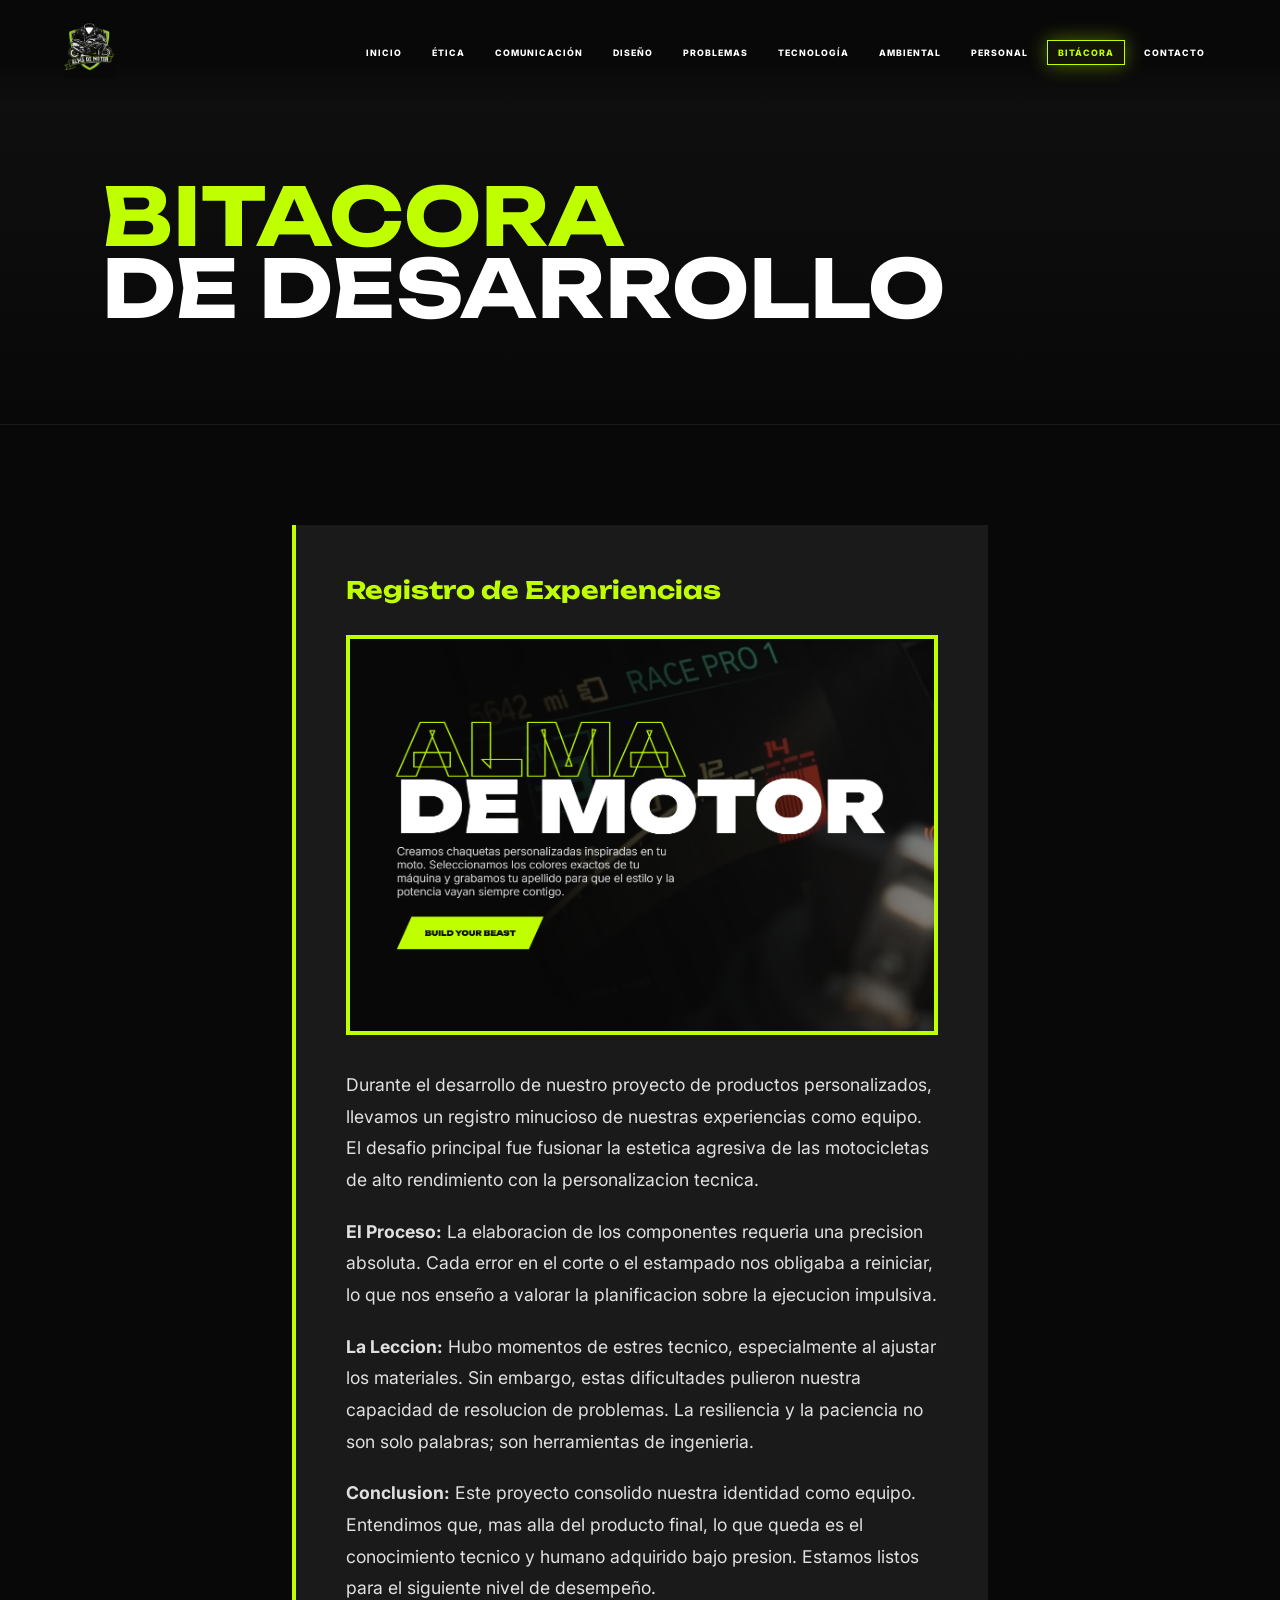
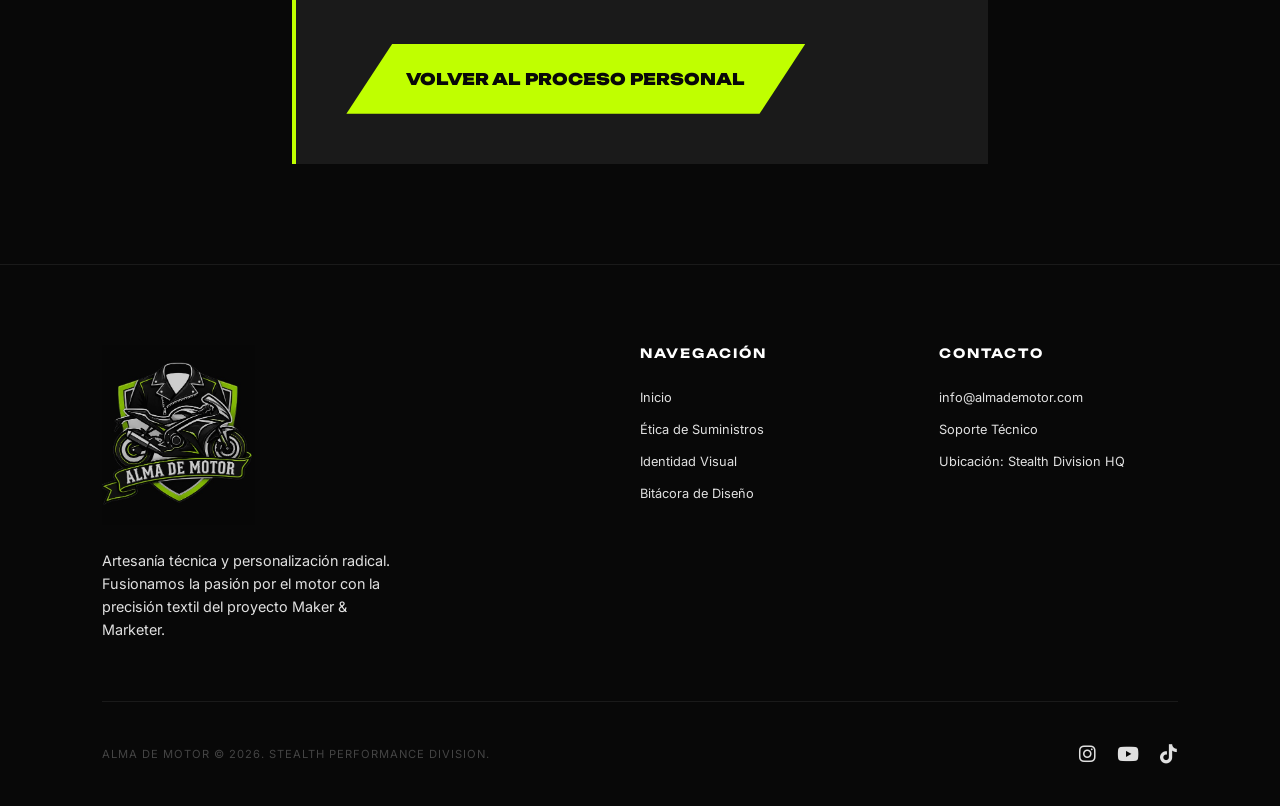
<file: bitacora.html>
﻿<!DOCTYPE html>
<html lang="es">
<head>
    <meta charset="UTF-8">
    <meta name="viewport" content="width=device-width, initial-scale=1.0">
    <title>BITACORA | Alma de Motor</title>
    <link rel="stylesheet" href="https://cdnjs.cloudflare.com/ajax/libs/font-awesome/6.4.0/css/all.min.css">
    <link rel="icon" type="image/x-icon" href="assets/Logo.ico">
    <link rel="stylesheet" href="css/style.css">
</head>
<body>

    <nav class="navbar">
        <a href="index.html" class="logo"><img src="assets/Logo.jpg" alt="Alma de Motor"></a>
        <div class="menu-toggle">
            <span></span>
            <span></span>
            <span></span>
        </div>
        <ul class="nav-links">
            <li><a href="index.html">Inicio</a></li>
            <li><a href="competencia1.html">Ética</a></li>
            <li><a href="competencia2.html">Comunicación</a></li>
            <li><a href="competencia3.html">Diseño</a></li>
            <li><a href="competencia4.html">Problemas</a></li>
            <li><a href="competencia5.html">Tecnología</a></li>
            <li><a href="competencia6.html">Ambiental</a></li>
            <li><a href="competencia7.html">Personal</a></li>
            <li><a href="bitacora.html" class="active">Bitácora</a></li>
            <li><a href="contacto.html">Contacto</a></li>
        </ul>
    </nav>

    <header class="page-header">
        <h1><span>BITACORA</span> DE DESARROLLO</h1>
    </header>

    <section class="container" style="max-width: 900px;">
        <div style="background: var(--tungsten); padding: 50px; border-left: 4px solid var(--acid);">
            <h2 style="font-family: 'Unbounded'; color: var(--acid); margin-bottom: 30px;">Registro de Experiencias</h2>
            
            <img src="ALMA DE MOTOR - PORTADA.png" alt="Registro de Experiencias" style="width: 100%; height: 400px; object-fit: cover; margin-bottom: 30px; border: 4px solid var(--acid);">

            <div style="line-height: 1.8; color: var(--silver); font-size: 1.1rem; display: flex; flex-direction: column; gap: 20px;">
                <p>Durante el desarrollo de nuestro proyecto de productos personalizados, llevamos un registro minucioso de nuestras experiencias como equipo. El desafio principal fue fusionar la estetica agresiva de las motocicletas de alto rendimiento con la personalizacion tecnica.</p>
                <p><strong>El Proceso:</strong> La elaboracion de los componentes requeria una precision absoluta. Cada error en el corte o el estampado nos obligaba a reiniciar, lo que nos enseño a valorar la planificacion sobre la ejecucion impulsiva.</p>
                <p><strong>La Leccion:</strong> Hubo momentos de estres tecnico, especialmente al ajustar los materiales. Sin embargo, estas dificultades pulieron nuestra capacidad de resolucion de problemas. La resiliencia y la paciencia no son solo palabras; son herramientas de ingenieria.</p>
                <p><strong>Conclusion:</strong> Este proyecto consolido nuestra identidad como equipo. Entendimos que, mas alla del producto final, lo que queda es el conocimiento tecnico y humano adquirido bajo presion. Estamos listos para el siguiente nivel de desempeño.</p>
            </div>
            
            <div style="margin-top: 40px; display: flex; gap: 20px;">
                <a href="competencia7.html" class="btn-volt">VOLVER AL PROCESO PERSONAL</a>
            </div>
        </div>
    </section>

    <footer>
        <div class="footer-content">
            <div class="footer-brand">
                <img src="assets/Logo.jpg" alt="Logo" style="height: 180px; opacity: 0.8;">
                <p>Artesanía técnica y personalización radical. Fusionamos la pasión por el motor con la precisión textil del proyecto Maker & Marketer.</p>
            </div>
            <div class="footer-links">
                <h4>NAVEGACIÓN</h4>
                <ul>
                    <li><a href="index.html">Inicio</a></li>
                    <li><a href="competencia1.html">Ética de Suministros</a></li>
                    <li><a href="competencia3.html">Identidad Visual</a></li>
                    <li><a href="bitacora.html">Bitácora de Diseño</a></li>
                </ul>
            </div>
            <div class="footer-links">
                <h4>CONTACTO</h4>
                <ul>
                    <li><a href="mailto:info@almademotor.com">info@almademotor.com</a></li>
                    <li><a href="contacto.html">Soporte Técnico</a></li>
                    <li><a href="#">Ubicación: Stealth Division HQ</a></li>
                </ul>
            </div>
        </div>
        <div class="footer-bottom">
            <p>ALMA DE MOTOR © 2026. STEALTH PERFORMANCE DIVISION.</p>
            <div class="social-links">
                <a href="#"><i class="fab fa-instagram"></i></a>
                <a href="#"><i class="fab fa-youtube"></i></a>
                <a href="#"><i class="fab fa-tiktok"></i></a>
            </div>
        </div>
    </footer>

    <script src="js/main.js"></script>
</body>
</html>
</file>
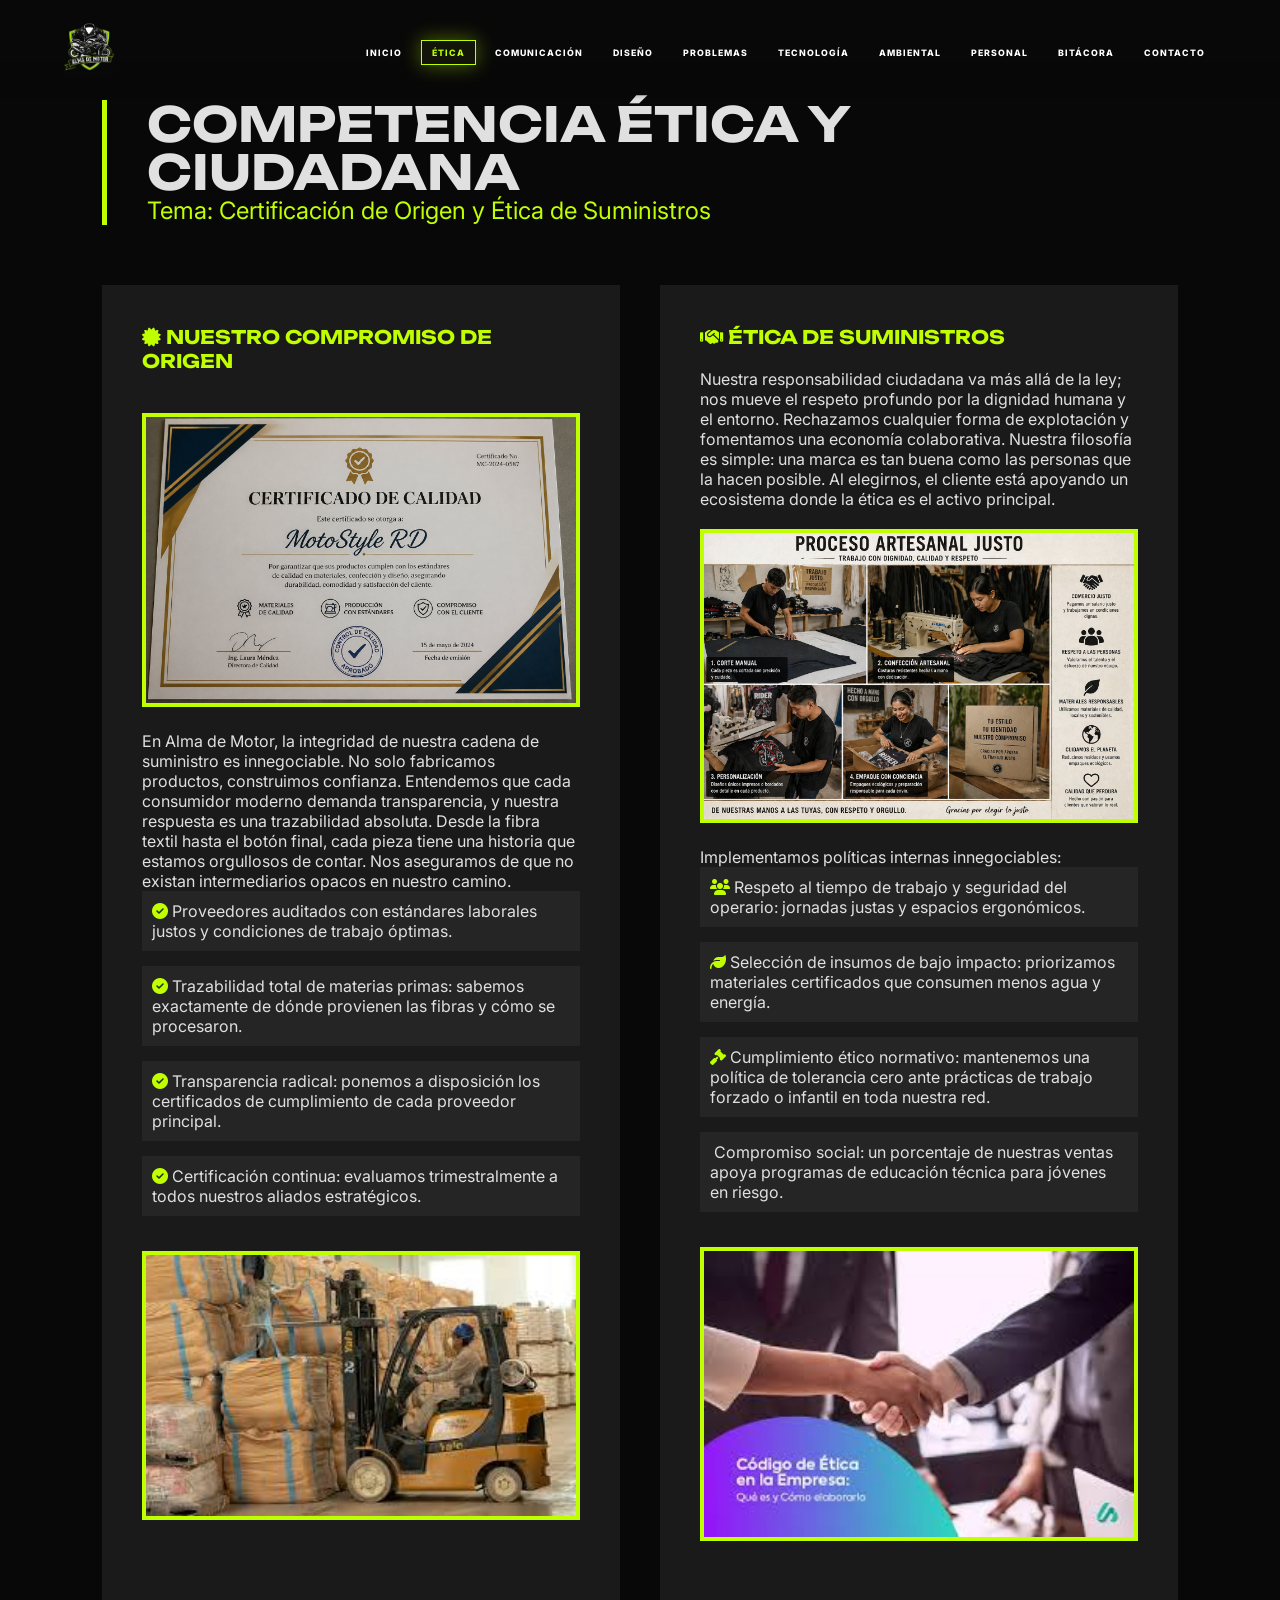
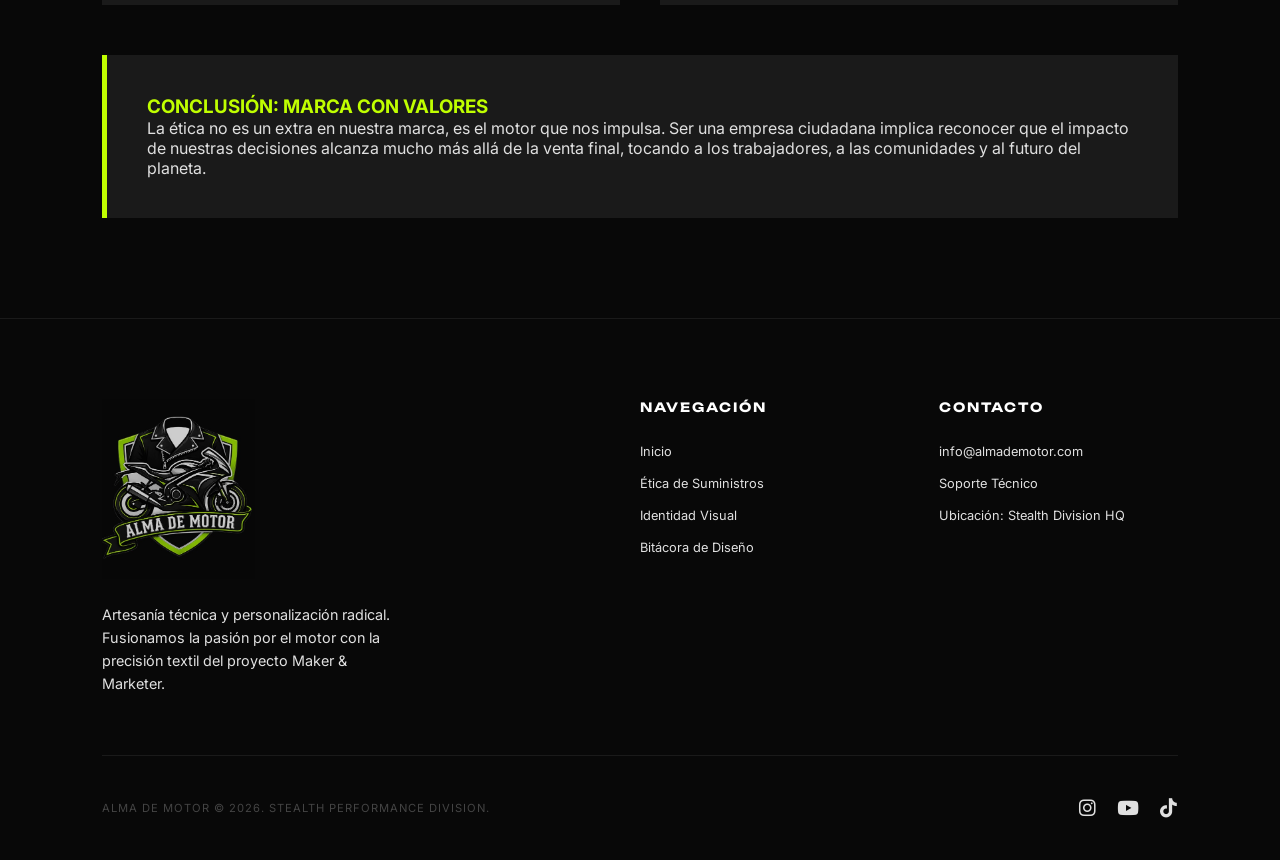
<file: competencia1.html>
﻿<!DOCTYPE html>
<html lang="es">
<head>
    <meta charset="UTF-8">
    <meta name="viewport" content="width=device-width, initial-scale=1.0">
    <title>COMPETENCIA ÉTICA | ALMA DE MOTOR</title>
    <link rel="stylesheet" href="https://cdnjs.cloudflare.com/ajax/libs/font-awesome/6.4.0/css/all.min.css">
    <link rel="icon" type="image/x-icon" href="assets/Logo.ico">
    <link rel="stylesheet" href="css/style.css">
</head>
<body>

    <nav class="navbar">
        <a href="index.html" class="logo"><img src="assets/Logo.jpg" alt="Alma de Motor"></a>
        <div class="menu-toggle">
            <span></span>
            <span></span>
            <span></span>
        </div>
        <ul class="nav-links">
            <li><a href="index.html">Inicio</a></li>
            <li><a href="competencia1.html" class="active">Ética</a></li>
            <li><a href="competencia2.html">Comunicación</a></li>
            <li><a href="competencia3.html">Diseño</a></li>
            <li><a href="competencia4.html">Problemas</a></li>
            <li><a href="competencia5.html">Tecnología</a></li>
            <li><a href="competencia6.html">Ambiental</a></li>
            <li><a href="competencia7.html">Personal</a></li>
            <li><a href="bitacora.html">Bitácora</a></li>
            <li><a href="contacto.html">Contacto</a></li>
        </ul>
    </nav>

    <main class="comp-content">
        <header class="hero-comp">
            <h1 style="font-family: 'Unbounded'; font-size: 3rem;">COMPETENCIA ÉTICA Y CIUDADANA</h1>
            <p style="font-size: 1.5rem; color: var(--acid);">Tema: Certificación de Origen y Ética de Suministros</p>
        </header>

        <section class="content-grid">
            <div class="box">
                <h3><i class="fas fa-certificate"></i> NUESTRO COMPROMISO DE ORIGEN</h3>
                <img src="assets/fotos/competencia 1/FOTOCERTIFICADO DE CALIDAD.png" alt="Certificado de Calidad" style="width: 100%; height: 350px; object-fit: cover; margin: 20px 0; border: 4px solid var(--acid);">
                <p>En Alma de Motor, la integridad de nuestra cadena de suministro es innegociable. No solo fabricamos productos, construimos confianza. Entendemos que cada consumidor moderno demanda transparencia, y nuestra respuesta es una trazabilidad absoluta. Desde la fibra textil hasta el botón final, cada pieza tiene una historia que estamos orgullosos de contar. Nos aseguramos de que no existan intermediarios opacos en nuestro camino.</p>
                <ul class="info-list">
                    <li><i class="fas fa-check-circle" style="color: var(--acid);"></i> Proveedores auditados con estándares laborales justos y condiciones de trabajo óptimas.</li>
                    <li><i class="fas fa-check-circle" style="color: var(--acid);"></i> Trazabilidad total de materias primas: sabemos exactamente de dónde provienen las fibras y cómo se procesaron.</li>
                    <li><i class="fas fa-check-circle" style="color: var(--acid);"></i> Transparencia radical: ponemos a disposición los certificados de cumplimiento de cada proveedor principal.</li>
                    <li><i class="fas fa-check-circle" style="color: var(--acid);"></i> Certificación continua: evaluamos trimestralmente a todos nuestros aliados estratégicos.</li>
                </ul>
                <img src="assets/fotos/competencia 1/FOTOPROVEEDORESMATERIA PRIMA.jpg" alt="Proveedores" style="width: 100%; height: 350px; object-fit: cover; margin: 20px 0; border: 4px solid var(--acid);">
            </div>

            <div class="box">
                <h3><i class="fas fa-handshake"></i> ÉTICA DE SUMINISTROS</h3>
                <p>Nuestra responsabilidad ciudadana va más allá de la ley; nos mueve el respeto profundo por la dignidad humana y el entorno. Rechazamos cualquier forma de explotación y fomentamos una economía colaborativa. Nuestra filosofía es simple: una marca es tan buena como las personas que la hacen posible. Al elegirnos, el cliente está apoyando un ecosistema donde la ética es el activo principal.</p>
                <img src="assets/fotos/competencia 1/FOTOPROCESO ARTESANAL JUSTO.png" alt="Proceso Artesanal" style="width: 100%; height: 350px; object-fit: cover; margin: 20px 0; border: 4px solid var(--acid);">
                <p>Implementamos políticas internas innegociables:</p>
                <ul class="info-list">
                    <li><i class="fas fa-users" style="color: var(--acid);"></i> Respeto al tiempo de trabajo y seguridad del operario: jornadas justas y espacios ergonómicos.</li>
                    <li><i class="fas fa-leaf" style="color: var(--acid);"></i> Selección de insumos de bajo impacto: priorizamos materiales certificados que consumen menos agua y energía.</li>
                    <li><i class="fas fa-gavel" style="color: var(--acid);"></i> Cumplimiento ético normativo: mantenemos una política de tolerancia cero ante prácticas de trabajo forzado o infantil en toda nuestra red.</li>
                    <li><i class="fas fa-community" style="color: var(--acid);"></i> Compromiso social: un porcentaje de nuestras ventas apoya programas de educación técnica para jóvenes en riesgo.</li>
                </ul>
                <img src="assets/fotos/competencia 1/FOTODECLARACIÓN DE ÉTICA.jpg" alt="Declaración Ética" style="width: 100%; height: 350px; object-fit: cover; margin: 20px 0; border: 4px solid var(--acid);">
            </div>
        </section>
        
        <section style="margin-top: 50px; background: #1a1a1a; padding: 40px; border-left: 5px solid var(--acid);">
            <h3 style="color: var(--acid);">CONCLUSIÓN: MARCA CON VALORES</h3>
            <p>La ética no es un extra en nuestra marca, es el motor que nos impulsa. Ser una empresa ciudadana implica reconocer que el impacto de nuestras decisiones alcanza mucho más allá de la venta final, tocando a los trabajadores, a las comunidades y al futuro del planeta.</p>
        </section>
    </main>

    <footer>
        <div class="footer-content">
            <div class="footer-brand">
                <img src="assets/Logo.jpg" alt="Logo" style="height: 180px; opacity: 0.8;">
                <p>Artesanía técnica y personalización radical. Fusionamos la pasión por el motor con la precisión textil del proyecto Maker & Marketer.</p>
            </div>
            <div class="footer-links">
                <h4>NAVEGACIÓN</h4>
                <ul>
                    <li><a href="index.html">Inicio</a></li>
                    <li><a href="competencia1.html">Ética de Suministros</a></li>
                    <li><a href="competencia3.html">Identidad Visual</a></li>
                    <li><a href="bitacora.html">Bitácora de Diseño</a></li>
                </ul>
            </div>
            <div class="footer-links">
                <h4>CONTACTO</h4>
                <ul>
                    <li><a href="mailto:info@almademotor.com">info@almademotor.com</a></li>
                    <li><a href="contacto.html">Soporte Técnico</a></li>
                    <li><a href="#">Ubicación: Stealth Division HQ</a></li>
                </ul>
            </div>
        </div>
        <div class="footer-bottom">
            <p>ALMA DE MOTOR © 2026. STEALTH PERFORMANCE DIVISION.</p>
            <div class="social-links">
                <a href="#"><i class="fab fa-instagram"></i></a>
                <a href="#"><i class="fab fa-youtube"></i></a>
                <a href="#"><i class="fab fa-tiktok"></i></a>
            </div>
        </div>
    </footer>

    <script src="js/main.js"></script>
</body>
</html>
</file>
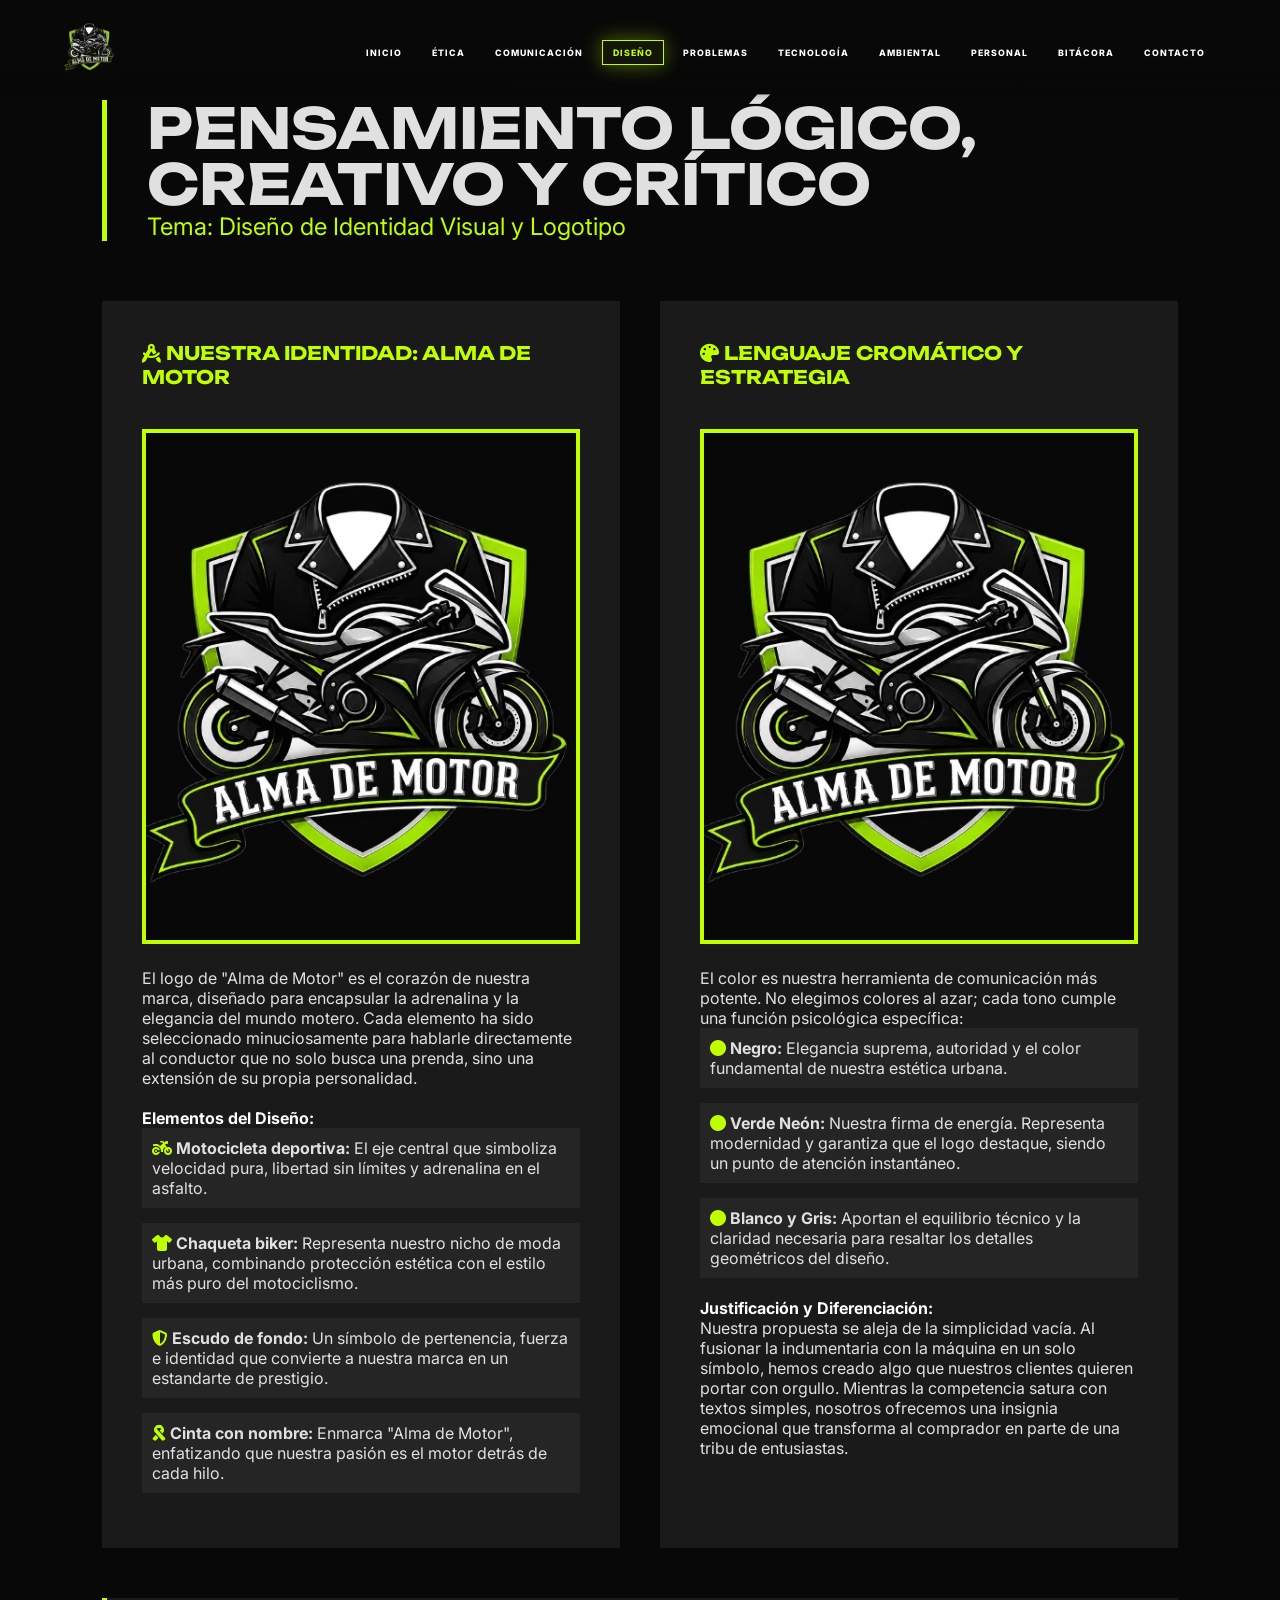
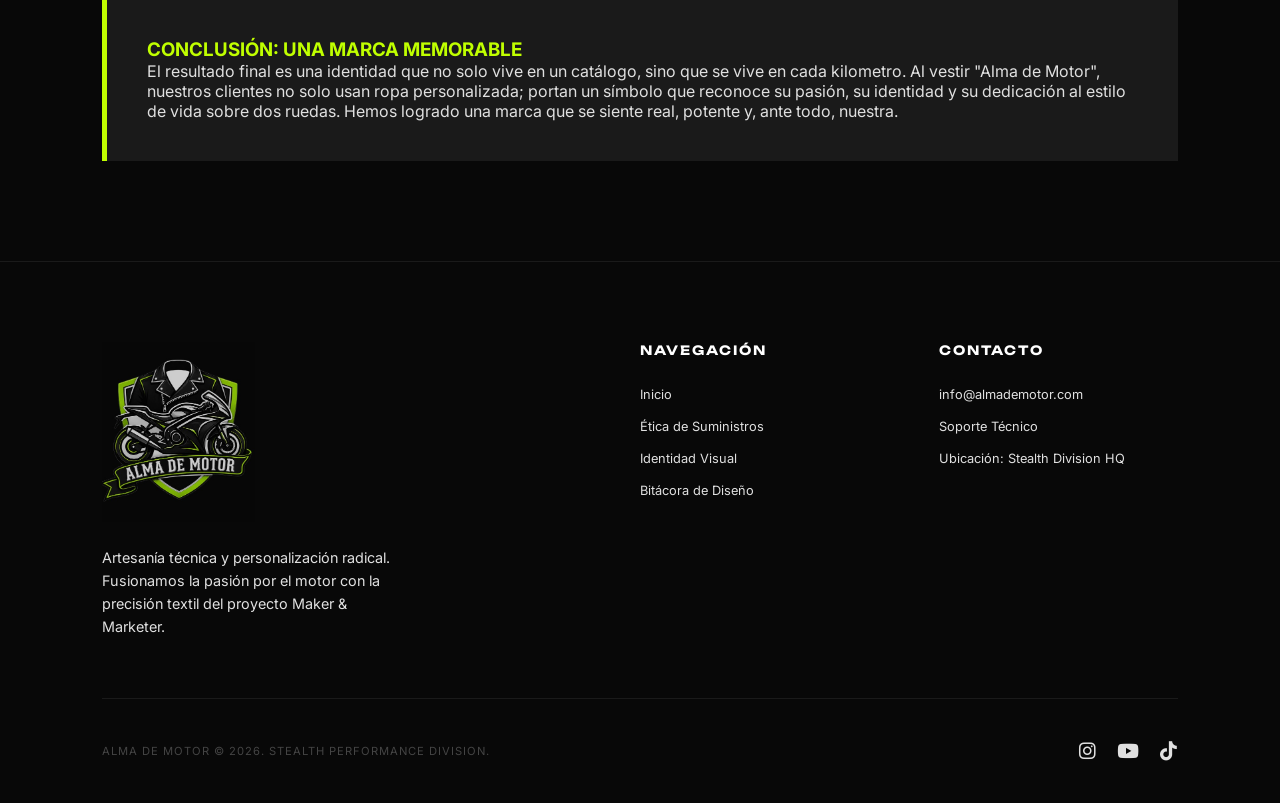
<file: competencia3.html>
﻿<!DOCTYPE html>
<html lang="es">
<head>
    <meta charset="UTF-8">
    <meta name="viewport" content="width=device-width, initial-scale=1.0">
    <title>COMPETENCIA CREATIVA | ALMA DE MOTOR</title>
    <link rel="stylesheet" href="https://cdnjs.cloudflare.com/ajax/libs/font-awesome/6.4.0/css/all.min.css">
    <link rel="icon" type="image/x-icon" href="assets/Logo.ico">
    <link rel="stylesheet" href="css/style.css">
</head>
<body>

    <nav class="navbar">
        <a href="index.html" class="logo"><img src="assets/Logo.jpg" alt="Alma de Motor"></a>
        <div class="menu-toggle">
            <span></span>
            <span></span>
            <span></span>
        </div>
        <ul class="nav-links">
            <li><a href="index.html">Inicio</a></li>
            <li><a href="competencia1.html">Ética</a></li>
            <li><a href="competencia2.html">Comunicación</a></li>
            <li><a href="competencia3.html" class="active">Diseño</a></li>
            <li><a href="competencia4.html">Problemas</a></li>
            <li><a href="competencia5.html">Tecnología</a></li>
            <li><a href="competencia6.html">Ambiental</a></li>
            <li><a href="competencia7.html">Personal</a></li>
            <li><a href="bitacora.html">Bitácora</a></li>
            <li><a href="contacto.html">Contacto</a></li>
        </ul>
    </nav>

    <main class="comp-content">
        <header class="hero-comp">
            <h1>PENSAMIENTO LÓGICO, CREATIVO Y CRÍTICO</h1>
            <p style="font-size: 1.5rem; color: var(--acid);">Tema: Diseño de Identidad Visual y Logotipo</p>
        </header>

        <section class="content-grid">
            <div class="box">
                <h3><i class="fas fa-drafting-compass"></i> NUESTRA IDENTIDAD: ALMA DE MOTOR</h3>
                <img src="assets/fotos/Competencia 3/Logo.jpg" alt="Logo" style="width: 100%; height: 350px; object-fit: cover; margin: 20px 0; border: 4px solid var(--acid);">
                <p>El logo de "Alma de Motor" es el corazón de nuestra marca, diseñado para encapsular la adrenalina y la elegancia del mundo motero. Cada elemento ha sido seleccionado minuciosamente para hablarle directamente al conductor que no solo busca una prenda, sino una extensión de su propia personalidad.</p>
                
                <h4 style="color: var(--white); margin-top: 20px;">Elementos del Diseño:</h4>
                <ul class="info-list">
                    <li><i class="fas fa-motorcycle" style="color: var(--acid);"></i> <strong>Motocicleta deportiva:</strong> El eje central que simboliza velocidad pura, libertad sin límites y adrenalina en el asfalto.</li>
                    <li><i class="fas fa-tshirt" style="color: var(--acid);"></i> <strong>Chaqueta biker:</strong> Representa nuestro nicho de moda urbana, combinando protección estética con el estilo más puro del motociclismo.</li>
                    <li><i class="fas fa-shield-alt" style="color: var(--acid);"></i> <strong>Escudo de fondo:</strong> Un símbolo de pertenencia, fuerza e identidad que convierte a nuestra marca en un estandarte de prestigio.</li>
                    <li><i class="fas fa-ribbon" style="color: var(--acid);"></i> <strong>Cinta con nombre:</strong> Enmarca "Alma de Motor", enfatizando que nuestra pasión es el motor detrás de cada hilo.</li>
                </ul>
            </div>

            <div class="box">
                <h3><i class="fas fa-palette"></i> LENGUAJE CROMÁTICO Y ESTRATEGIA</h3>
                <img src="assets/fotos/Competencia 3/Logo.jpg" alt="Logo" style="width: 100%; height: 350px; object-fit: cover; margin: 20px 0; border: 4px solid var(--acid);">
                
                <p>El color es nuestra herramienta de comunicación más potente. No elegimos colores al azar; cada tono cumple una función psicológica específica:</p>
                <ul class="info-list">
                    <li><i class="fas fa-circle" style="color: var(--acid);"></i> <strong>Negro:</strong> Elegancia suprema, autoridad y el color fundamental de nuestra estética urbana.</li>
                    <li><i class="fas fa-circle" style="color: var(--acid);"></i> <strong>Verde Neón:</strong> Nuestra firma de energía. Representa modernidad y garantiza que el logo destaque, siendo un punto de atención instantáneo.</li>
                    <li><i class="fas fa-circle" style="color: var(--acid);"></i> <strong>Blanco y Gris:</strong> Aportan el equilibrio técnico y la claridad necesaria para resaltar los detalles geométricos del diseño.</li>
                </ul>
                
                <h4 style="color: var(--white); margin-top: 20px;">Justificación y Diferenciación:</h4>
                <p>Nuestra propuesta se aleja de la simplicidad vacía. Al fusionar la indumentaria con la máquina en un solo símbolo, hemos creado algo que nuestros clientes quieren portar con orgullo. Mientras la competencia satura con textos simples, nosotros ofrecemos una insignia emocional que transforma al comprador en parte de una tribu de entusiastas.</p>
            </div>
        </section>
        
        <section style="margin-top: 50px; background: #1a1a1a; padding: 40px; border-left: 5px solid var(--acid);">
            <h3 style="color: var(--acid);">CONCLUSIÓN: UNA MARCA MEMORABLE</h3>
            <p>El resultado final es una identidad que no solo vive en un catálogo, sino que se vive en cada kilometro. Al vestir "Alma de Motor", nuestros clientes no solo usan ropa personalizada; portan un símbolo que reconoce su pasión, su identidad y su dedicación al estilo de vida sobre dos ruedas. Hemos logrado una marca que se siente real, potente y, ante todo, nuestra.</p>
        </section>
    </main>

    <footer>
        <div class="footer-content">
            <div class="footer-brand">
                <img src="assets/Logo.jpg" alt="Logo" style="height: 180px; opacity: 0.8;">
                <p>Artesanía técnica y personalización radical. Fusionamos la pasión por el motor con la precisión textil del proyecto Maker & Marketer.</p>
            </div>
            <div class="footer-links">
                <h4>NAVEGACIÓN</h4>
                <ul>
                    <li><a href="index.html">Inicio</a></li>
                    <li><a href="competencia1.html">Ética de Suministros</a></li>
                    <li><a href="competencia3.html">Identidad Visual</a></li>
                    <li><a href="bitacora.html">Bitácora de Diseño</a></li>
                </ul>
            </div>
            <div class="footer-links">
                <h4>CONTACTO</h4>
                <ul>
                    <li><a href="mailto:info@almademotor.com">info@almademotor.com</a></li>
                    <li><a href="contacto.html">Soporte Técnico</a></li>
                    <li><a href="#">Ubicación: Stealth Division HQ</a></li>
                </ul>
            </div>
        </div>
        <div class="footer-bottom">
            <p>ALMA DE MOTOR © 2026. STEALTH PERFORMANCE DIVISION.</p>
            <div class="social-links">
                <a href="#"><i class="fab fa-instagram"></i></a>
                <a href="#"><i class="fab fa-youtube"></i></a>
                <a href="#"><i class="fab fa-tiktok"></i></a>
            </div>
        </div>
    </footer>

    <script src="js/main.js"></script>
</body>
</html>
</file>
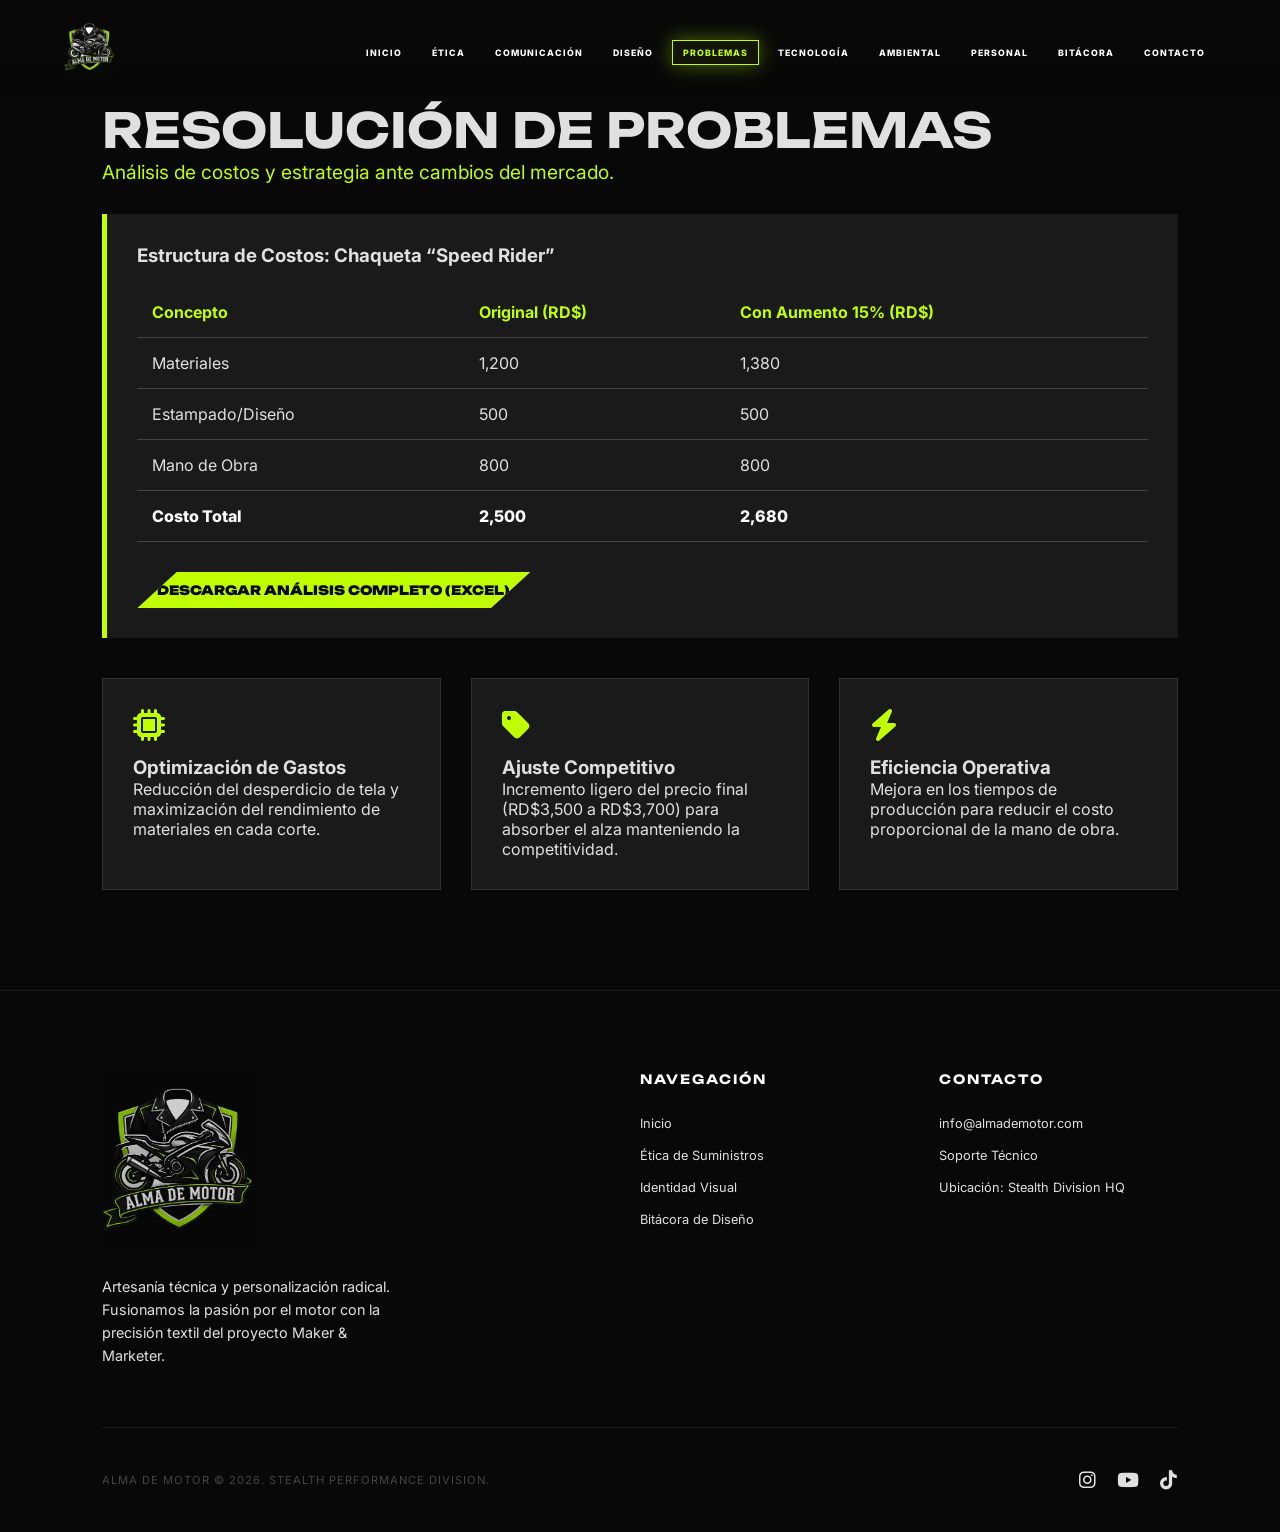
<file: competencia4.html>
﻿<!DOCTYPE html>
<html lang="es">
<head>
    <meta charset="UTF-8">
    <meta name="viewport" content="width=device-width, initial-scale=1.0">
    <title>COMPETENCIA 4 | ALMA DE MOTOR</title>
    <link rel="stylesheet" href="https://cdnjs.cloudflare.com/ajax/libs/font-awesome/6.4.0/css/all.min.css">
    <link rel="icon" type="image/x-icon" href="assets/Logo.ico">
    <link rel="stylesheet" href="css/style.css">
    <style>
        .comp-content { padding: 100px 8%; color: var(--silver); }
        .table-container { background: var(--tungsten); padding: 30px; border-left: 5px solid var(--acid); margin-top: 30px; overflow-x: auto; }
        table { width: 100%; border-collapse: collapse; margin-top: 20px; }
        th, td { padding: 15px; text-align: left; border-bottom: 1px solid #444; }
        th { color: var(--acid); }
        .strategy-grid { display: grid; grid-template-columns: repeat(auto-fit, minmax(250px, 1fr)); gap: 30px; margin-top: 40px; }
        .strat-card { background: #1a1a1a; padding: 30px; border: 1px solid #333; }
        .strat-card i { color: var(--acid); font-size: 2rem; margin-bottom: 15px; }
    </style>
</head>
<body>

    <nav class="navbar">
        <a href="index.html" class="logo"><img src="assets/Logo.jpg" alt="Alma de Motor"></a>
        <div class="menu-toggle">
            <span></span>
            <span></span>
            <span></span>
        </div>
        <ul class="nav-links">
            <li><a href="index.html">Inicio</a></li>
            <li><a href="competencia1.html">Ética</a></li>
            <li><a href="competencia2.html">Comunicación</a></li>
            <li><a href="competencia3.html">Diseño</a></li>
            <li><a href="competencia4.html" class="active">Problemas</a></li>
            <li><a href="competencia5.html">Tecnología</a></li>
            <li><a href="competencia6.html">Ambiental</a></li>
            <li><a href="competencia7.html">Personal</a></li>
            <li><a href="bitacora.html">Bitácora</a></li>
            <li><a href="contacto.html">Contacto</a></li>
        </ul>
    </nav>

    <main class="comp-content">
        <header>
            <h1 style="font-family: 'Unbounded'; font-size: 3rem;">RESOLUCIÓN DE PROBLEMAS</h1>
            <p style="font-size: 1.2rem; color: var(--acid);">Análisis de costos y estrategia ante cambios del mercado.</p>
        </header>

        <section class="table-container">
            <h3>Estructura de Costos: Chaqueta “Speed Rider”</h3>
            <table>
                <tr><th>Concepto</th><th>Original (RD$)</th><th>Con Aumento 15% (RD$)</th></tr>
                <tr><td>Materiales</td><td>1,200</td><td>1,380</td></tr>
                <tr><td>Estampado/Diseño</td><td>500</td><td>500</td></tr>
                <tr><td>Mano de Obra</td><td>800</td><td>800</td></tr>
                <tr style="color: var(--white); font-weight: 800;"><td>Costo Total</td><td>2,500</td><td>2,680</td></tr>
            </table>
            <div style="margin-top: 30px;">
                <a href="assets/chaquetas_personalizadas.xlsx" download class="btn-volt" style="padding: 10px 20px; font-size: 0.8rem;">Descargar Análisis Completo (Excel)</a>
            </div>
        </section>

        <section class="strategy-grid">
            <div class="strat-card">
                <i class="fas fa-microchip"></i>
                <h3>Optimización de Gastos</h3>
                <p>Reducción del desperdicio de tela y maximización del rendimiento de materiales en cada corte.</p>
            </div>
            <div class="strat-card">
                <i class="fas fa-tag"></i>
                <h3>Ajuste Competitivo</h3>
                <p>Incremento ligero del precio final (RD$3,500 a RD$3,700) para absorber el alza manteniendo la competitividad.</p>
            </div>
            <div class="strat-card">
                <i class="fas fa-bolt"></i>
                <h3>Eficiencia Operativa</h3>
                <p>Mejora en los tiempos de producción para reducir el costo proporcional de la mano de obra.</p>
            </div>
        </section>
    </main>

    <footer>
        <div class="footer-content">
            <div class="footer-brand">
                <img src="assets/Logo.jpg" alt="Logo" style="height: 180px; opacity: 0.8;">
                <p>Artesanía técnica y personalización radical. Fusionamos la pasión por el motor con la precisión textil del proyecto Maker & Marketer.</p>
            </div>
            <div class="footer-links">
                <h4>NAVEGACIÓN</h4>
                <ul>
                    <li><a href="index.html">Inicio</a></li>
                    <li><a href="competencia1.html">Ética de Suministros</a></li>
                    <li><a href="competencia3.html">Identidad Visual</a></li>
                    <li><a href="bitacora.html">Bitácora de Diseño</a></li>
                </ul>
            </div>
            <div class="footer-links">
                <h4>CONTACTO</h4>
                <ul>
                    <li><a href="mailto:info@almademotor.com">info@almademotor.com</a></li>
                    <li><a href="contacto.html">Soporte Técnico</a></li>
                    <li><a href="#">Ubicación: Stealth Division HQ</a></li>
                </ul>
            </div>
        </div>
        <div class="footer-bottom">
            <p>ALMA DE MOTOR © 2026. STEALTH PERFORMANCE DIVISION.</p>
            <div class="social-links">
                <a href="#"><i class="fab fa-instagram"></i></a>
                <a href="#"><i class="fab fa-youtube"></i></a>
                <a href="#"><i class="fab fa-tiktok"></i></a>
            </div>
        </div>
    </footer>

    <script src="js/main.js"></script>
</body>
</html>
</file>
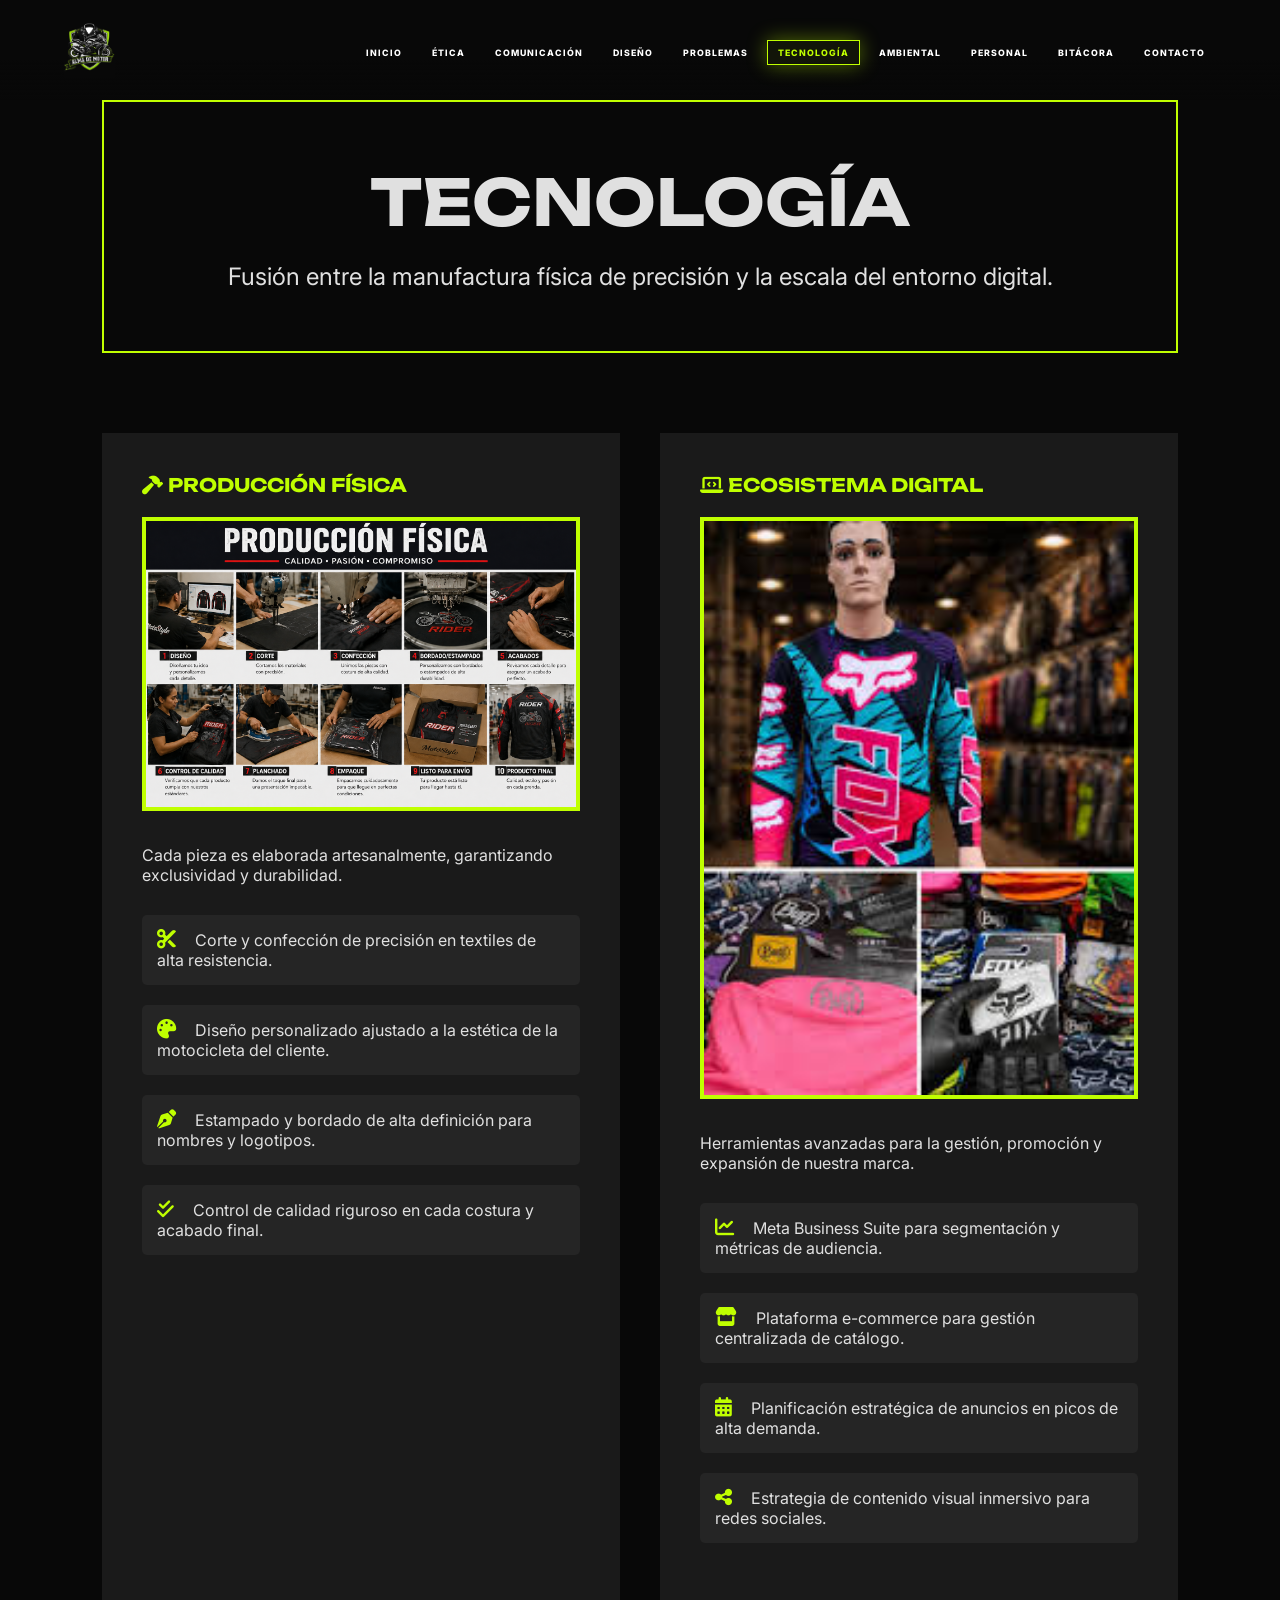
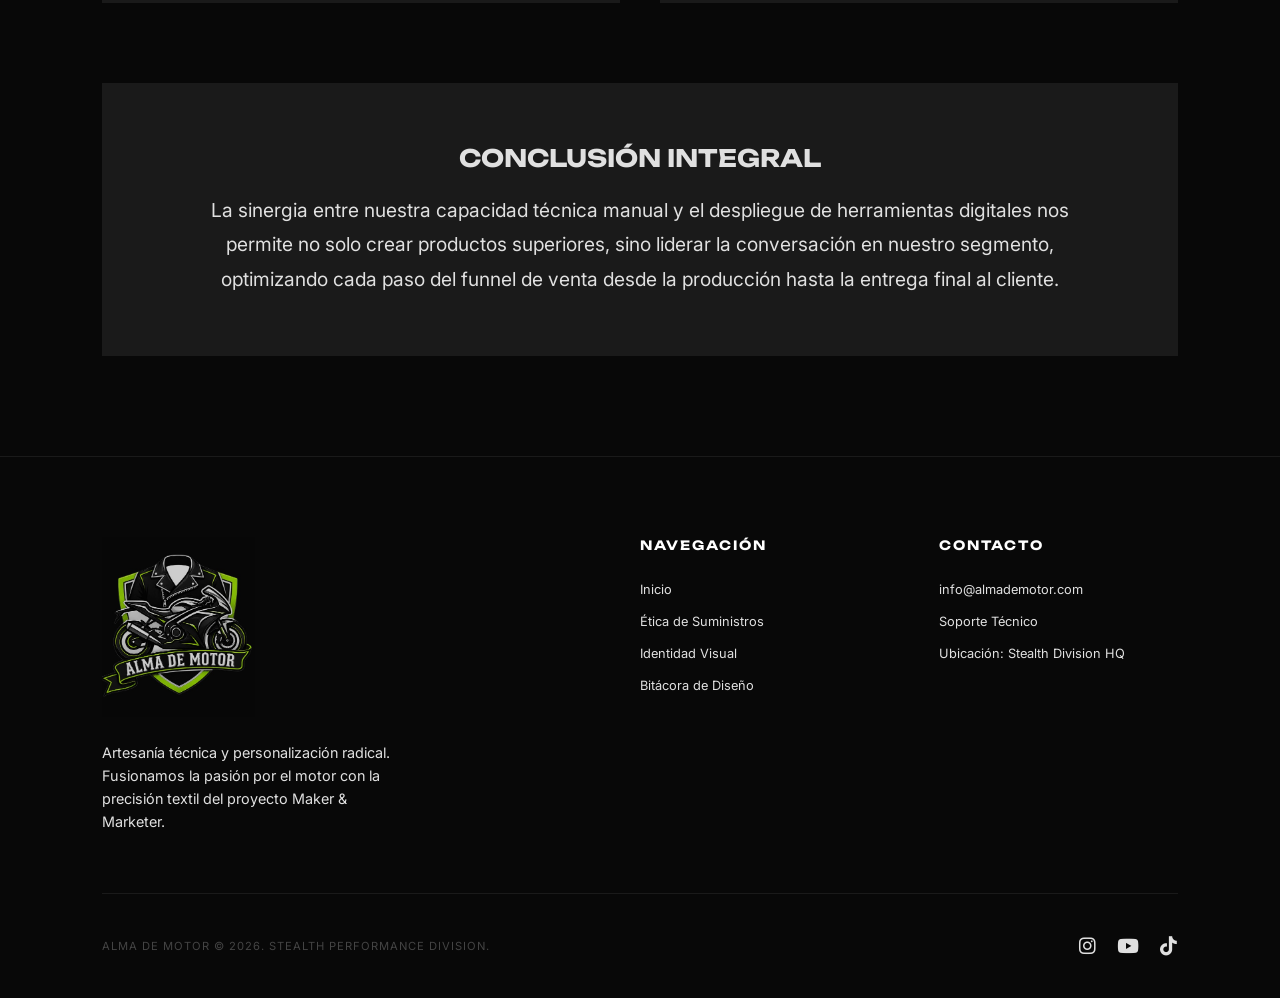
<file: competencia5.html>
﻿<!DOCTYPE html>
<html lang="es">
<head>
    <meta charset="UTF-8">
    <meta name="viewport" content="width=device-width, initial-scale=1.0">
    <title>COMPETENCIA 5 | ALMA DE MOTOR</title>
    <link rel="stylesheet" href="https://cdnjs.cloudflare.com/ajax/libs/font-awesome/6.4.0/css/all.min.css">
    <link rel="icon" type="image/x-icon" href="assets/Logo.ico">
    <link rel="stylesheet" href="css/style.css">
</head>
<body>

    <nav class="navbar">
        <a href="index.html" class="logo"><img src="assets/Logo.jpg" alt="Alma de Motor"></a>
        <div class="menu-toggle">
            <span></span>
            <span></span>
            <span></span>
        </div>
        <ul class="nav-links">
            <li><a href="index.html">Inicio</a></li>
            <li><a href="competencia1.html">Ética</a></li>
            <li><a href="competencia2.html">Comunicación</a></li>
            <li><a href="competencia3.html">Diseño</a></li>
            <li><a href="competencia4.html">Problemas</a></li>
            <li><a href="competencia5.html" class="active">Tecnología</a></li>
            <li><a href="competencia6.html">Ambiental</a></li>
            <li><a href="competencia7.html">Personal</a></li>
            <li><a href="bitacora.html">Bitácora</a></li>
            <li><a href="contacto.html">Contacto</a></li>
        </ul>
    </nav>

    <main class="comp-content">
        <header class="tech-hero">
            <h1>TECNOLOGÍA</h1>
            <p style="font-size: 1.5rem; margin-top: 20px;">Fusión entre la manufactura física de precisión y la escala del entorno digital.</p>
        </header>

        <section class="content-grid">
            <div class="box">
                <h3><i class="fas fa-hammer"></i> PRODUCCIÓN FÍSICA</h3>
                <img src="assets/fotos/competencia 5/PRODUCCIÓN FÍSICAImagen.png" alt="Producción" style="width: 100%; height: 350px; object-fit: cover; margin-bottom: 30px; border: 4px solid var(--acid);">
                <p style="margin-bottom: 30px;">Cada pieza es elaborada artesanalmente, garantizando exclusividad y durabilidad.</p>
                <ul class="list-big">
                    <li><i class="fas fa-cut"></i> Corte y confección de precisión en textiles de alta resistencia.</li>
                    <li><i class="fas fa-palette"></i> Diseño personalizado ajustado a la estética de la motocicleta del cliente.</li>
                    <li><i class="fas fa-pen-nib"></i> Estampado y bordado de alta definición para nombres y logotipos.</li>
                    <li><i class="fas fa-check-double"></i> Control de calidad riguroso en cada costura y acabado final.</li>
                </ul>
            </div>

            <div class="box">
                <h3><i class="fas fa-laptop-code"></i> ECOSISTEMA DIGITAL</h3>
                <img src="assets/fotos/competencia 2/5. Combo “Full Rider” 🔥.jpg" alt="Marketing Digital" style="width: 100%; height: 350px; object-fit: cover; margin-bottom: 30px; border: 4px solid var(--acid);">
                <p style="margin-bottom: 30px;">Herramientas avanzadas para la gestión, promoción y expansión de nuestra marca.</p>
                <ul class="list-big">
                    <li><i class="fas fa-chart-line"></i> Meta Business Suite para segmentación y métricas de audiencia.</li>
                    <li><i class="fas fa-store"></i> Plataforma e-commerce para gestión centralizada de catálogo.</li>
                    <li><i class="fas fa-calendar-alt"></i> Planificación estratégica de anuncios en picos de alta demanda.</li>
                    <li><i class="fas fa-share-alt"></i> Estrategia de contenido visual inmersivo para redes sociales.</li>
                </ul>
            </div>
        </section>

        <section style="margin-top: 80px; padding: 60px; background: #1a1a1a; text-align: center;">
            <h2 style="font-family: 'Unbounded'; margin-bottom: 20px;">CONCLUSIÓN INTEGRAL</h2>
            <p style="max-width: 900px; margin: 0 auto; font-size: 1.2rem; line-height: 1.8;">La sinergia entre nuestra capacidad técnica manual y el despliegue de herramientas digitales nos permite no solo crear productos superiores, sino liderar la conversación en nuestro segmento, optimizando cada paso del funnel de venta desde la producción hasta la entrega final al cliente.</p>
        </section>
    </main>

    <footer>
        <div class="footer-content">
            <div class="footer-brand">
                <img src="assets/Logo.jpg" alt="Logo" style="height: 180px; opacity: 0.8;">
                <p>Artesanía técnica y personalización radical. Fusionamos la pasión por el motor con la precisión textil del proyecto Maker & Marketer.</p>
            </div>
            <div class="footer-links">
                <h4>NAVEGACIÓN</h4>
                <ul>
                    <li><a href="index.html">Inicio</a></li>
                    <li><a href="competencia1.html">Ética de Suministros</a></li>
                    <li><a href="competencia3.html">Identidad Visual</a></li>
                    <li><a href="bitacora.html">Bitácora de Diseño</a></li>
                </ul>
            </div>
            <div class="footer-links">
                <h4>CONTACTO</h4>
                <ul>
                    <li><a href="mailto:info@almademotor.com">info@almademotor.com</a></li>
                    <li><a href="contacto.html">Soporte Técnico</a></li>
                    <li><a href="#">Ubicación: Stealth Division HQ</a></li>
                </ul>
            </div>
        </div>
        <div class="footer-bottom">
            <p>ALMA DE MOTOR © 2026. STEALTH PERFORMANCE DIVISION.</p>
            <div class="social-links">
                <a href="#"><i class="fab fa-instagram"></i></a>
                <a href="#"><i class="fab fa-youtube"></i></a>
                <a href="#"><i class="fab fa-tiktok"></i></a>
            </div>
        </div>
    </footer>

    <script src="js/main.js"></script>
</body>
</html>
</file>
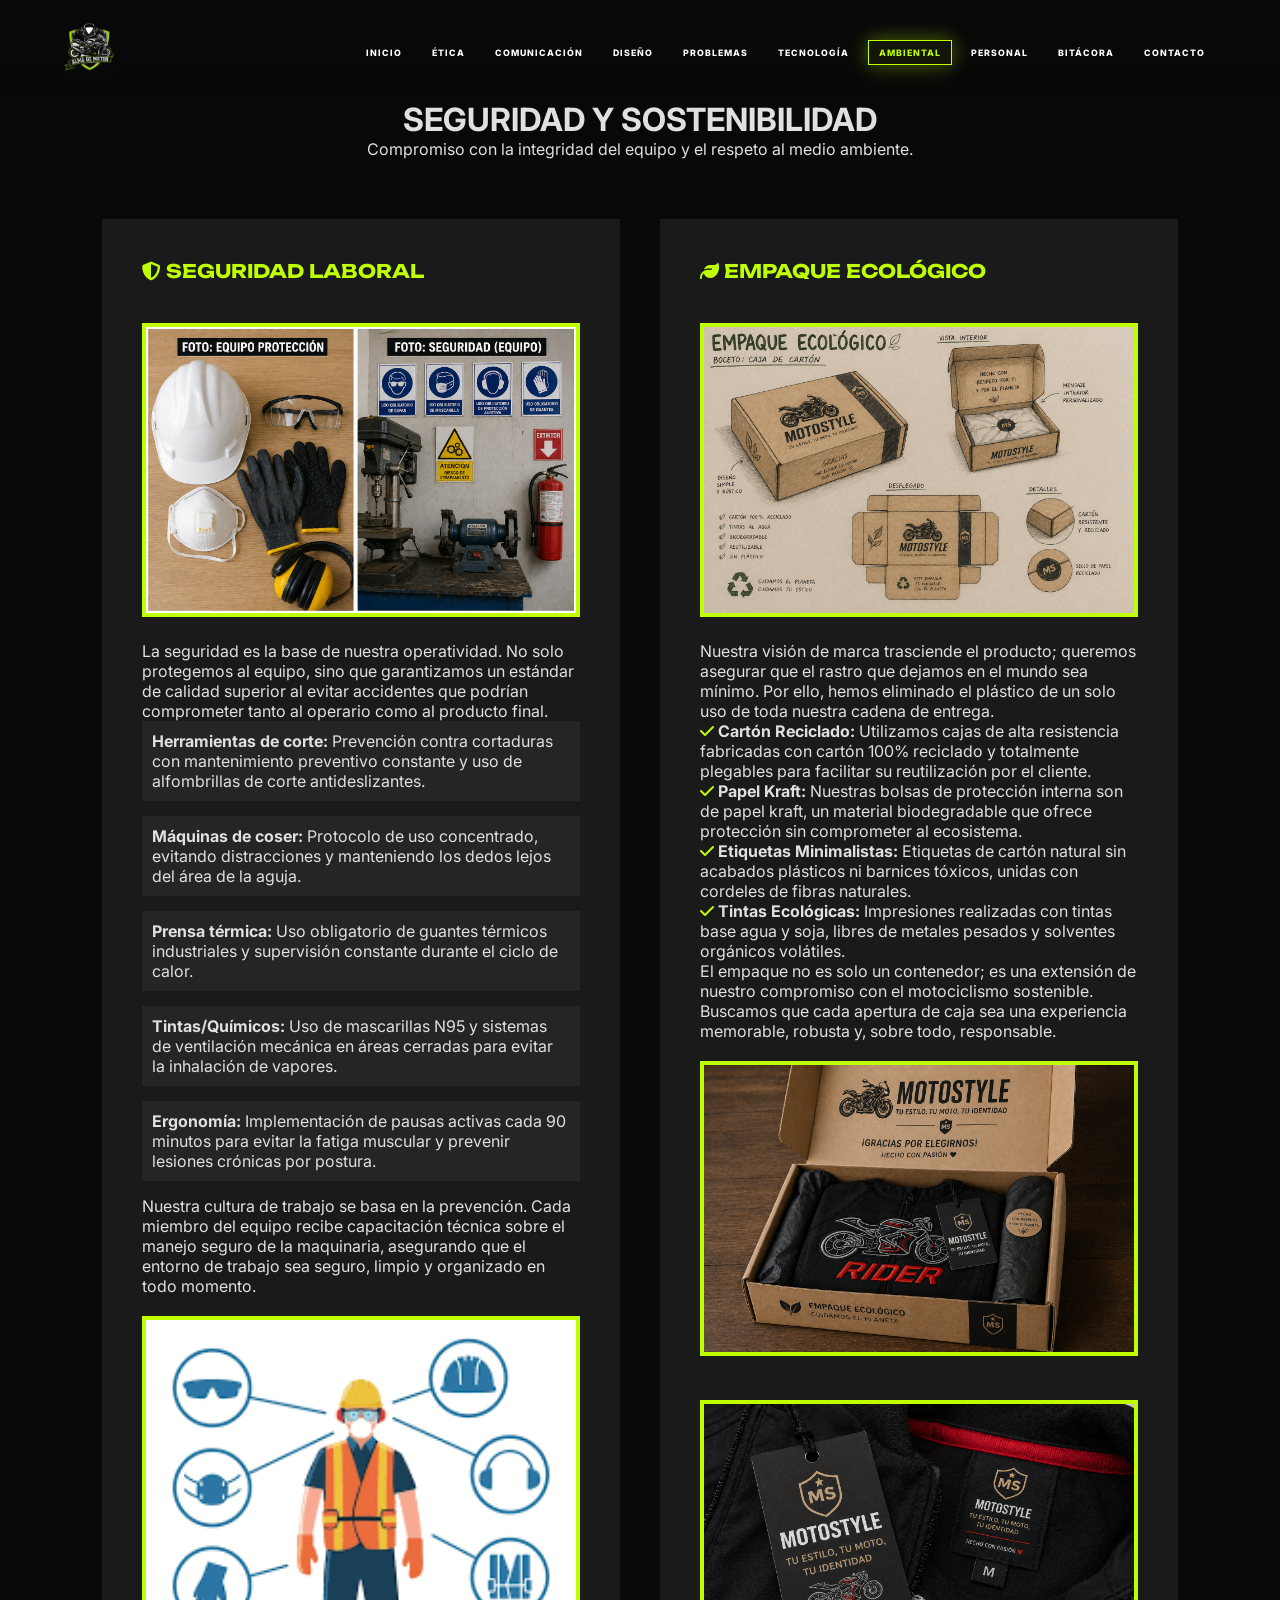
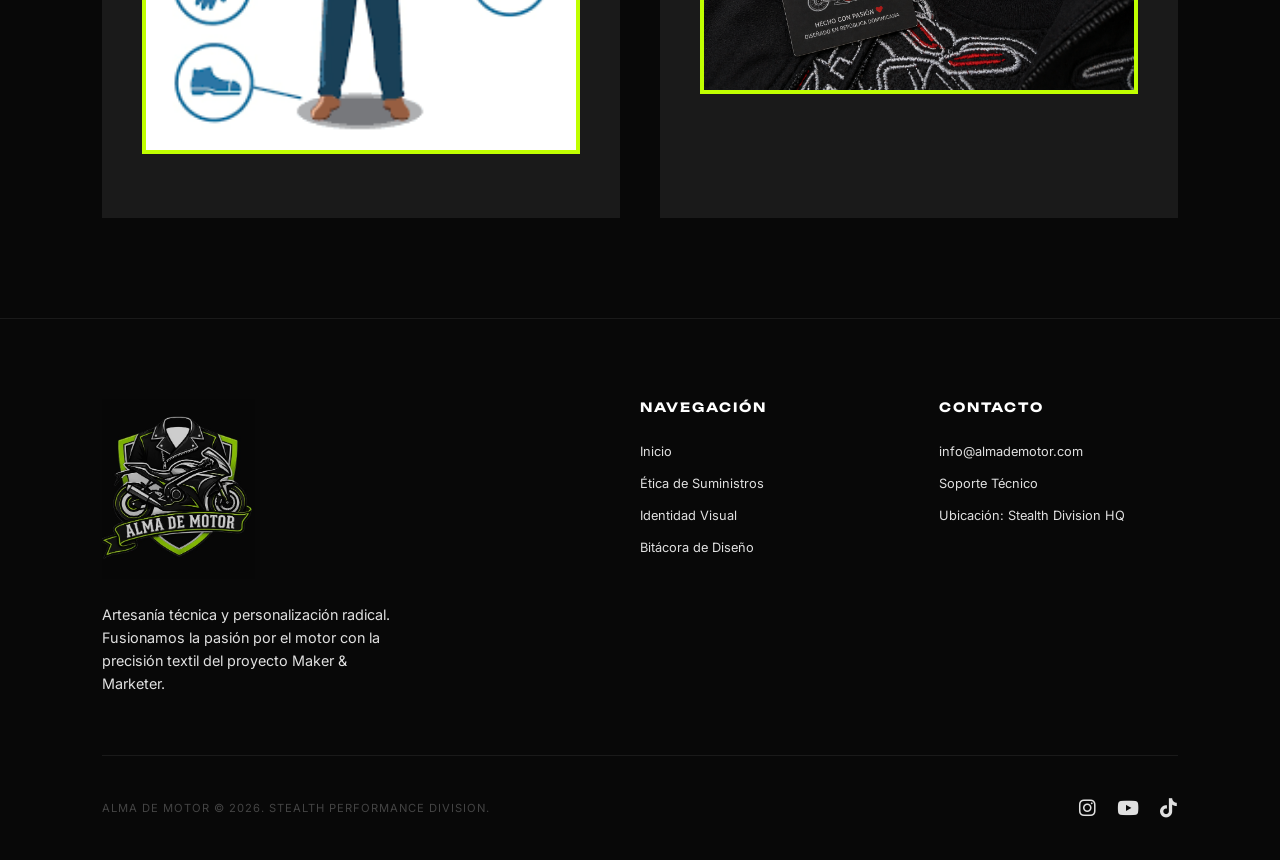
<file: competencia6.html>
﻿<!DOCTYPE html>
<html lang="es">
<head>
    <meta charset="UTF-8">
    <meta name="viewport" content="width=device-width, initial-scale=1.0">
    <title>COMPETENCIA 6 | ALMA DE MOTOR</title>
    <link rel="stylesheet" href="https://cdnjs.cloudflare.com/ajax/libs/font-awesome/6.4.0/css/all.min.css">
    <link rel="icon" type="image/x-icon" href="assets/Logo.ico">
    <link rel="stylesheet" href="css/style.css">
</head>
<body>

    <nav class="navbar">
        <a href="index.html" class="logo"><img src="assets/Logo.jpg" alt="Alma de Motor"></a>
        <div class="menu-toggle">
            <span></span>
            <span></span>
            <span></span>
        </div>
        <ul class="nav-links">
            <li><a href="index.html">Inicio</a></li>
            <li><a href="competencia1.html">Ética</a></li>
            <li><a href="competencia2.html">Comunicación</a></li>
            <li><a href="competencia3.html">Diseño</a></li>
            <li><a href="competencia4.html">Problemas</a></li>
            <li><a href="competencia5.html">Tecnología</a></li>
            <li><a href="competencia6.html" class="active">Ambiental</a></li>
            <li><a href="competencia7.html">Personal</a></li>
            <li><a href="bitacora.html">Bitácora</a></li>
            <li><a href="contacto.html">Contacto</a></li>
        </ul>
    </nav>

    <main class="comp-content">
        <header style="text-align: center; margin-bottom: 60px;">
            <h1>SEGURIDAD Y SOSTENIBILIDAD</h1>
            <p>Compromiso con la integridad del equipo y el respeto al medio ambiente.</p>
        </header>

        <section class="content-grid">
            <div class="box">
                <h3><i class="fas fa-shield-alt"></i> SEGURIDAD LABORAL</h3>
                <img src="assets/fotos/competencia 6/FOTOSEGURIDAD (EQUIPO).jpg" alt="Seguridad" style="width: 100%; height: 350px; object-fit: cover; margin: 20px 0; border: 4px solid var(--acid);">
                <p>La seguridad es la base de nuestra operatividad. No solo protegemos al equipo, sino que garantizamos un estándar de calidad superior al evitar accidentes que podrían comprometer tanto al operario como al producto final.</p>
                
                <div class="risk-item"><strong>Herramientas de corte:</strong> Prevención contra cortaduras con mantenimiento preventivo constante y uso de alfombrillas de corte antideslizantes.</div>
                <div class="risk-item"><strong>Máquinas de coser:</strong> Protocolo de uso concentrado, evitando distracciones y manteniendo los dedos lejos del área de la aguja.</div>
                <div class="risk-item"><strong>Prensa térmica:</strong> Uso obligatorio de guantes térmicos industriales y supervisión constante durante el ciclo de calor.</div>
                <div class="risk-item"><strong>Tintas/Químicos:</strong> Uso de mascarillas N95 y sistemas de ventilación mecánica en áreas cerradas para evitar la inhalación de vapores.</div>
                <div class="risk-item"><strong>Ergonomía:</strong> Implementación de pausas activas cada 90 minutos para evitar la fatiga muscular y prevenir lesiones crónicas por postura.</div>
                
                <p>Nuestra cultura de trabajo se basa en la prevención. Cada miembro del equipo recibe capacitación técnica sobre el manejo seguro de la maquinaria, asegurando que el entorno de trabajo sea seguro, limpio y organizado en todo momento.</p>
                <img src="assets/fotos/competencia 6/FOTOQUIPO PROTECCIÓN.png" alt="Equipo Protección" style="width: 100%; height: 350px; object-fit: cover; margin: 20px 0; border: 4px solid var(--acid);">
            </div>

            <div class="box">
                <h3><i class="fas fa-leaf"></i> EMPAQUE ECOLÓGICO</h3>
                <img src="assets/fotos/competencia 6/EMPAQUE ECOLÓGICO.png" alt="Empaque" style="width: 100%; height: 350px; object-fit: cover; margin: 20px 0; border: 4px solid var(--acid);">
                <p>Nuestra visión de marca trasciende el producto; queremos asegurar que el rastro que dejamos en el mundo sea mínimo. Por ello, hemos eliminado el plástico de un solo uso de toda nuestra cadena de entrega.</p>
                
                <ul style="list-style: none;">
                    <li><i class="fas fa-check" style="color: var(--acid);"></i> <strong>Cartón Reciclado:</strong> Utilizamos cajas de alta resistencia fabricadas con cartón 100% reciclado y totalmente plegables para facilitar su reutilización por el cliente.</li>
                    <li><i class="fas fa-check" style="color: var(--acid);"></i> <strong>Papel Kraft:</strong> Nuestras bolsas de protección interna son de papel kraft, un material biodegradable que ofrece protección sin comprometer al ecosistema.</li>
                    <li><i class="fas fa-check" style="color: var(--acid);"></i> <strong>Etiquetas Minimalistas:</strong> Etiquetas de cartón natural sin acabados plásticos ni barnices tóxicos, unidas con cordeles de fibras naturales.</li>
                    <li><i class="fas fa-check" style="color: var(--acid);"></i> <strong>Tintas Ecológicas:</strong> Impresiones realizadas con tintas base agua y soja, libres de metales pesados y solventes orgánicos volátiles.</li>
                </ul>
                <p>El empaque no es solo un contenedor; es una extensión de nuestro compromiso con el motociclismo sostenible. Buscamos que cada apertura de caja sea una experiencia memorable, robusta y, sobre todo, responsable.</p>
                <img src="assets/fotos/competencia 6/FOTOEMPAQUE FINAL.png" alt="Empaque Final" style="width: 100%; height: 350px; object-fit: cover; margin: 20px 0; border: 4px solid var(--acid);">
                <img src="assets/fotos/competencia 6/FOTOdETALLE ETIQUETA.png" alt="Etiqueta" style="width: 100%; height: 350px; object-fit: cover; margin: 20px 0; border: 4px solid var(--acid);">
            </div>
        </section>
    </main>

    <footer>
        <div class="footer-content">
            <div class="footer-brand">
                <img src="assets/Logo.jpg" alt="Logo" style="height: 180px; opacity: 0.8;">
                <p>Artesanía técnica y personalización radical. Fusionamos la pasión por el motor con la precisión textil del proyecto Maker & Marketer.</p>
            </div>
            <div class="footer-links">
                <h4>NAVEGACIÓN</h4>
                <ul>
                    <li><a href="index.html">Inicio</a></li>
                    <li><a href="competencia1.html">Ética de Suministros</a></li>
                    <li><a href="competencia3.html">Identidad Visual</a></li>
                    <li><a href="bitacora.html">Bitácora de Diseño</a></li>
                </ul>
            </div>
            <div class="footer-links">
                <h4>CONTACTO</h4>
                <ul>
                    <li><a href="mailto:info@almademotor.com">info@almademotor.com</a></li>
                    <li><a href="contacto.html">Soporte Técnico</a></li>
                    <li><a href="#">Ubicación: Stealth Division HQ</a></li>
                </ul>
            </div>
        </div>
        <div class="footer-bottom">
            <p>ALMA DE MOTOR © 2026. STEALTH PERFORMANCE DIVISION.</p>
            <div class="social-links">
                <a href="#"><i class="fab fa-instagram"></i></a>
                <a href="#"><i class="fab fa-youtube"></i></a>
                <a href="#"><i class="fab fa-tiktok"></i></a>
            </div>
        </div>
    </footer>

    <script src="js/main.js"></script>
</body>
</html>
</file>
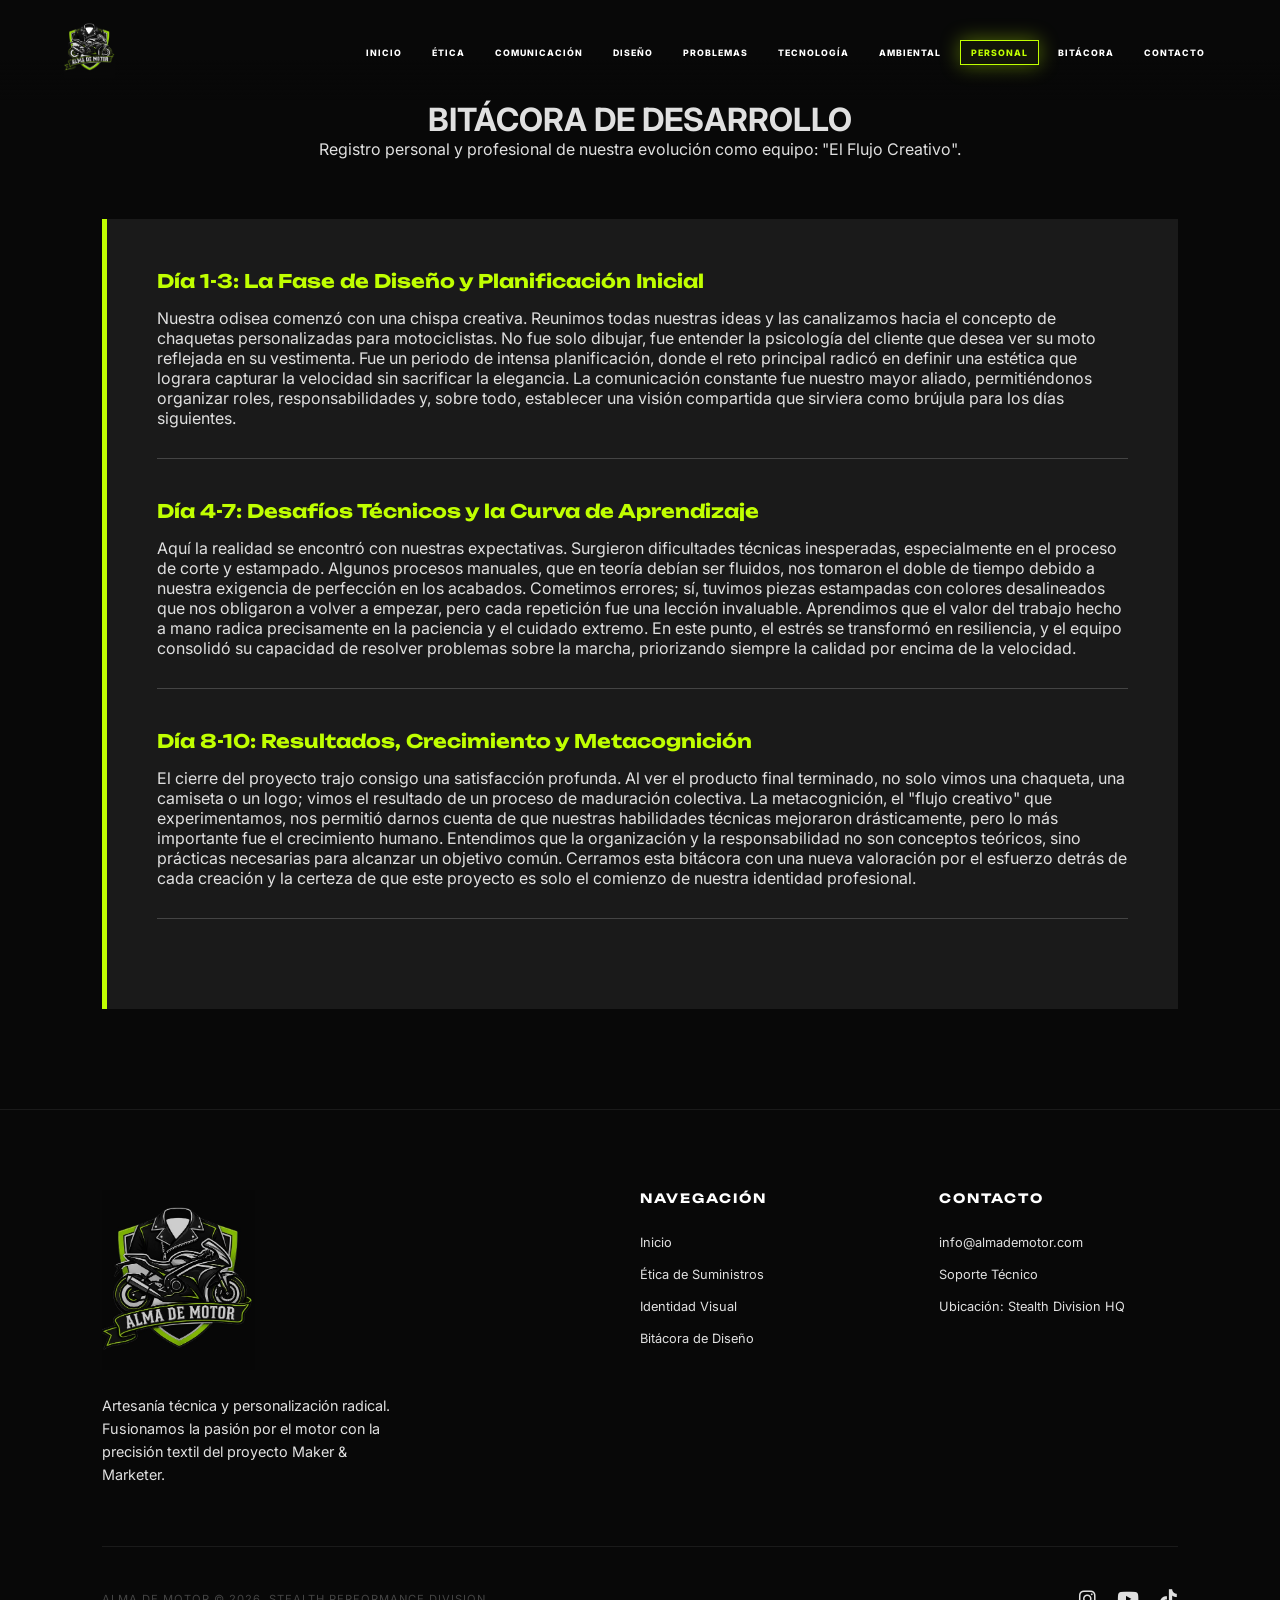
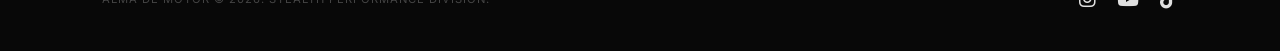
<file: competencia7.html>
﻿<!DOCTYPE html>
<html lang="es">
<head>
    <meta charset="UTF-8">
    <meta name="viewport" content="width=device-width, initial-scale=1.0">
    <title>COMPETENCIA 7 | ALMA DE MOTOR</title>
    <link rel="stylesheet" href="https://cdnjs.cloudflare.com/ajax/libs/font-awesome/6.4.0/css/all.min.css">
    <link rel="icon" type="image/x-icon" href="assets/Logo.ico">
    <link rel="stylesheet" href="css/style.css">
</head>
<body>

    <nav class="navbar">
        <a href="index.html" class="logo"><img src="assets/Logo.jpg" alt="Alma de Motor"></a>
        <div class="menu-toggle">
            <span></span>
            <span></span>
            <span></span>
        </div>
        <ul class="nav-links">
            <li><a href="index.html">Inicio</a></li>
            <li><a href="competencia1.html">Ética</a></li>
            <li><a href="competencia2.html">Comunicación</a></li>
            <li><a href="competencia3.html">Diseño</a></li>
            <li><a href="competencia4.html">Problemas</a></li>
            <li><a href="competencia5.html">Tecnología</a></li>
            <li><a href="competencia6.html">Ambiental</a></li>
            <li><a href="competencia7.html" class="active">Personal</a></li>
            <li><a href="bitacora.html">Bitácora</a></li>
            <li><a href="contacto.html">Contacto</a></li>
        </ul>
    </nav>

    <main class="comp-content">
        <header style="text-align: center; margin-bottom: 60px;">
            <h1>BITÁCORA DE DESARROLLO</h1>
            <p>Registro personal y profesional de nuestra evolución como equipo: "El Flujo Creativo".</p>
        </header>

        <section class="journal-container">
            <div class="day-entry">
                <h3>Día 1-3: La Fase de Diseño y Planificación Inicial</h3>
                <p>Nuestra odisea comenzó con una chispa creativa. Reunimos todas nuestras ideas y las canalizamos hacia el concepto de chaquetas personalizadas para motociclistas. No fue solo dibujar, fue entender la psicología del cliente que desea ver su moto reflejada en su vestimenta. Fue un periodo de intensa planificación, donde el reto principal radicó en definir una estética que lograra capturar la velocidad sin sacrificar la elegancia. La comunicación constante fue nuestro mayor aliado, permitiéndonos organizar roles, responsabilidades y, sobre todo, establecer una visión compartida que sirviera como brújula para los días siguientes.</p>
            </div>

            <div class="day-entry">
                <h3>Día 4-7: Desafíos Técnicos y la Curva de Aprendizaje</h3>
                <p>Aquí la realidad se encontró con nuestras expectativas. Surgieron dificultades técnicas inesperadas, especialmente en el proceso de corte y estampado. Algunos procesos manuales, que en teoría debían ser fluidos, nos tomaron el doble de tiempo debido a nuestra exigencia de perfección en los acabados. Cometimos errores; sí, tuvimos piezas estampadas con colores desalineados que nos obligaron a volver a empezar, pero cada repetición fue una lección invaluable. Aprendimos que el valor del trabajo hecho a mano radica precisamente en la paciencia y el cuidado extremo. En este punto, el estrés se transformó en resiliencia, y el equipo consolidó su capacidad de resolver problemas sobre la marcha, priorizando siempre la calidad por encima de la velocidad.</p>
            </div>

            <div class="day-entry">
                <h3>Día 8-10: Resultados, Crecimiento y Metacognición</h3>
                <p>El cierre del proyecto trajo consigo una satisfacción profunda. Al ver el producto final terminado, no solo vimos una chaqueta, una camiseta o un logo; vimos el resultado de un proceso de maduración colectiva. La metacognición, el "flujo creativo" que experimentamos, nos permitió darnos cuenta de que nuestras habilidades técnicas mejoraron drásticamente, pero lo más importante fue el crecimiento humano. Entendimos que la organización y la responsabilidad no son conceptos teóricos, sino prácticas necesarias para alcanzar un objetivo común. Cerramos esta bitácora con una nueva valoración por el esfuerzo detrás de cada creación y la certeza de que este proyecto es solo el comienzo de nuestra identidad profesional.</p>
            </div>
        </section>
    </main>

    <footer>
        <div class="footer-content">
            <div class="footer-brand">
                <img src="assets/Logo.jpg" alt="Logo" style="height: 180px; opacity: 0.8;">
                <p>Artesanía técnica y personalización radical. Fusionamos la pasión por el motor con la precisión textil del proyecto Maker & Marketer.</p>
            </div>
            <div class="footer-links">
                <h4>NAVEGACIÓN</h4>
                <ul>
                    <li><a href="index.html">Inicio</a></li>
                    <li><a href="competencia1.html">Ética de Suministros</a></li>
                    <li><a href="competencia3.html">Identidad Visual</a></li>
                    <li><a href="bitacora.html">Bitácora de Diseño</a></li>
                </ul>
            </div>
            <div class="footer-links">
                <h4>CONTACTO</h4>
                <ul>
                    <li><a href="mailto:info@almademotor.com">info@almademotor.com</a></li>
                    <li><a href="contacto.html">Soporte Técnico</a></li>
                    <li><a href="#">Ubicación: Stealth Division HQ</a></li>
                </ul>
            </div>
        </div>
        <div class="footer-bottom">
            <p>ALMA DE MOTOR © 2026. STEALTH PERFORMANCE DIVISION.</p>
            <div class="social-links">
                <a href="#"><i class="fab fa-instagram"></i></a>
                <a href="#"><i class="fab fa-youtube"></i></a>
                <a href="#"><i class="fab fa-tiktok"></i></a>
            </div>
        </div>
    </footer>

    <script src="js/main.js"></script>
</body>
</html>
</file>
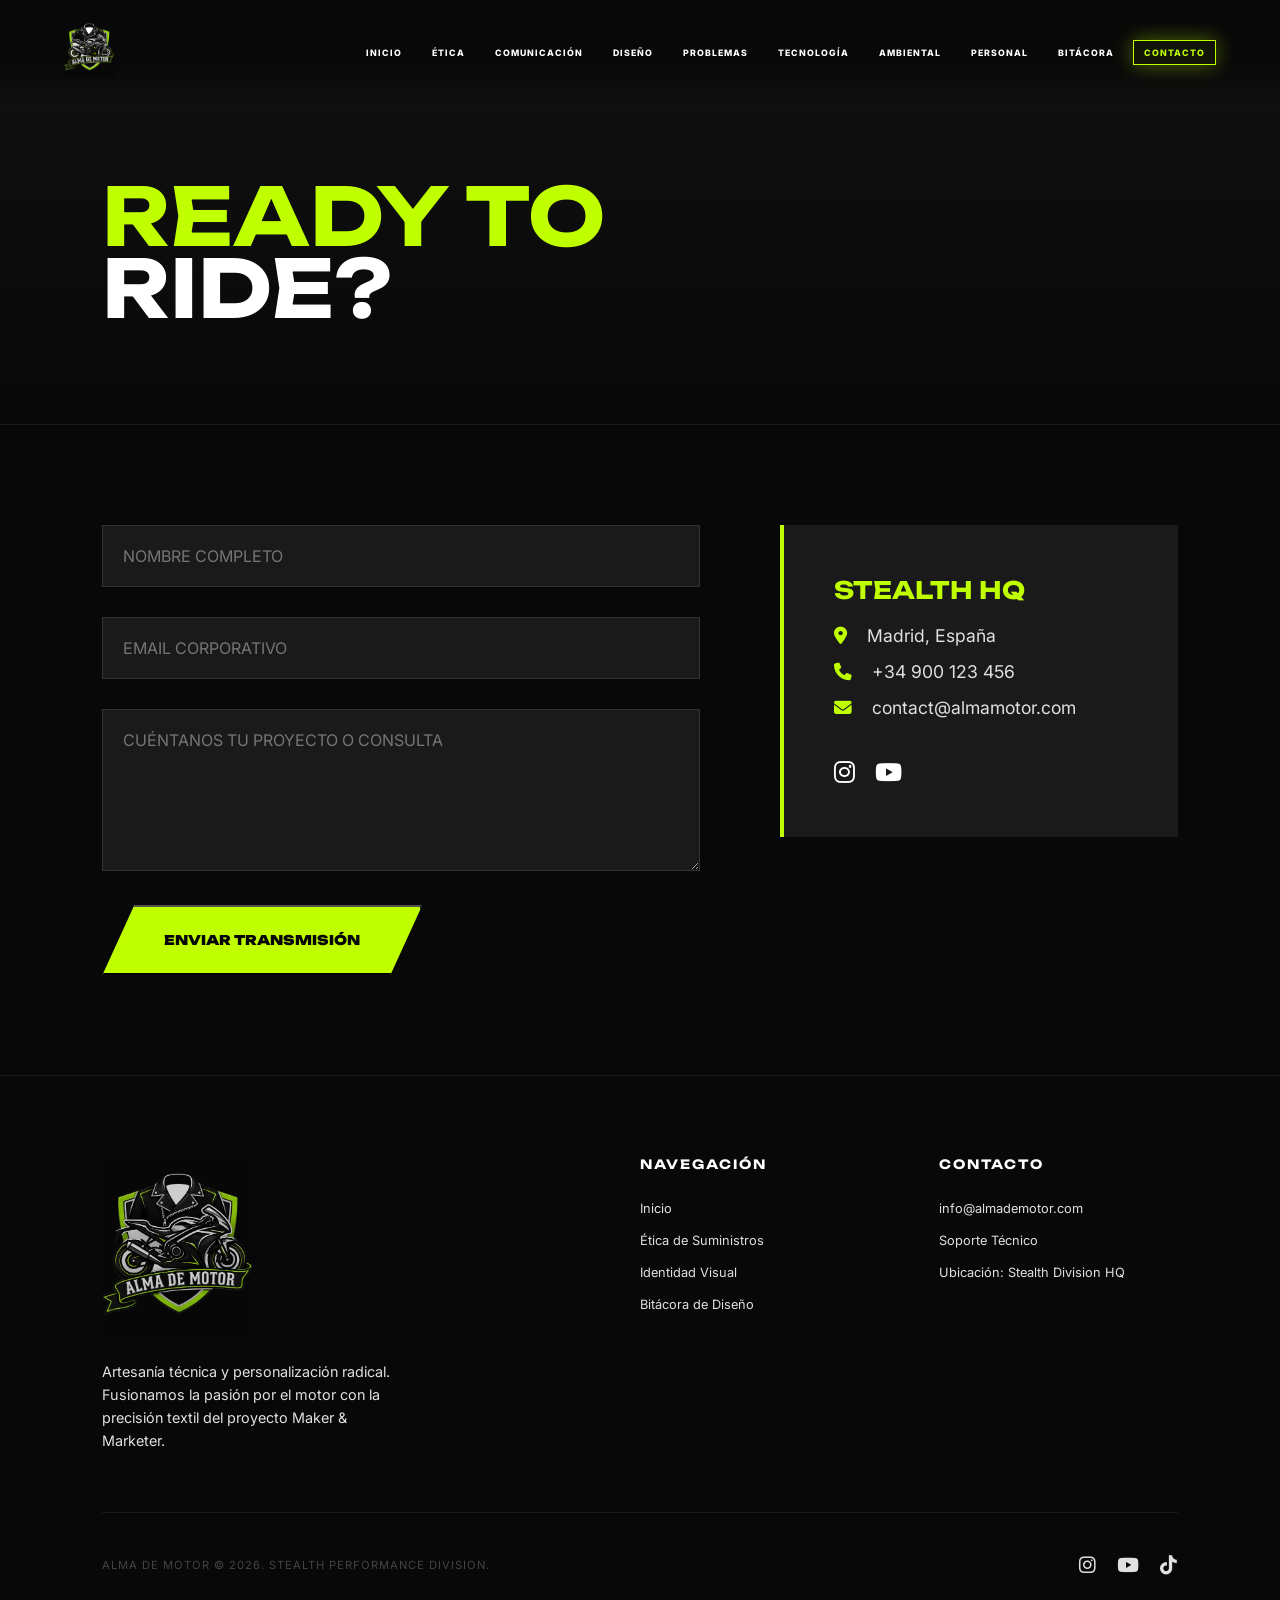
<file: contacto.html>
﻿<!DOCTYPE html>
<html lang="es">
<head>
    <meta charset="UTF-8">
    <meta name="viewport" content="width=device-width, initial-scale=1.0">
    <title>CONTACTO | ALMA DE MOTOR</title>
    <link rel="stylesheet" href="https://cdnjs.cloudflare.com/ajax/libs/font-awesome/6.4.0/css/all.min.css">
    <link rel="icon" type="image/x-icon" href="assets/Logo.ico">
    <link rel="stylesheet" href="css/style.css">
</head>
<body>

    <nav class="navbar">
        <a href="index.html" class="logo">
            <img src="assets/Logo.jpg" alt="Alma de Motor">
        </a>
        <div class="menu-toggle">
            <span></span>
            <span></span>
            <span></span>
        </div>
        <ul class="nav-links">
            <li><a href="index.html">Inicio</a></li>
            <li><a href="competencia1.html">Ética</a></li>
            <li><a href="competencia2.html">Comunicación</a></li>
            <li><a href="competencia3.html">Diseño</a></li>
            <li><a href="competencia4.html">Problemas</a></li>
            <li><a href="competencia5.html">Tecnología</a></li>
            <li><a href="competencia6.html">Ambiental</a></li>
            <li><a href="competencia7.html">Personal</a></li>
            <li><a href="bitacora.html">Bitácora</a></li>
            <li><a href="contacto.html" class="active">Contacto</a></li>
        </ul>
    </nav>

    <header class="page-header">
        <h1 class="reveal">
            <span>READY TO</span>
            RIDE?
        </h1>
    </header>

    <main class="container">
        <div class="contact-container">
            <div class="reveal">
                <form action="#">
                    <div class="form-group">
                        <input type="text" placeholder="NOMBRE COMPLETO" required>
                    </div>
                    <div class="form-group">
                        <input type="email" placeholder="EMAIL CORPORATIVO" required>
                    </div>
                    <div class="form-group">
                        <textarea rows="6" placeholder="CUÉNTANOS TU PROYECTO O CONSULTA" required></textarea>
                    </div>
                    <button type="submit" class="btn-volt">ENVIAR TRANSMISIÓN</button>
                </form>
            </div>
            
            <div class="reveal">
                <div class="info-card">
                    <h3>STEALTH HQ</h3>
                    <p><i class="fas fa-location-dot" style="color: var(--acid); margin-right: 15px;"></i> Madrid, España</p>
                    <p><i class="fas fa-phone" style="color: var(--acid); margin-right: 15px;"></i> +34 900 123 456</p>
                    <p><i class="fas fa-envelope" style="color: var(--acid); margin-right: 15px;"></i> contact@almamotor.com</p>
                    <div style="margin-top: 40px; display: flex; gap: 20px;">
                        <a href="#" style="color: var(--white); font-size: 1.5rem;"><i class="fab fa-instagram"></i></a>
                        <a href="#" style="color: var(--white); font-size: 1.5rem;"><i class="fab fa-youtube"></i></a>
                    </div>
                </div>
            </div>
        </div>
    </main>

    <footer>
        <div class="footer-content">
            <div class="footer-brand">
                <img src="assets/Logo.jpg" alt="Logo" style="height: 180px; opacity: 0.8;">
                <p>Artesanía técnica y personalización radical. Fusionamos la pasión por el motor con la precisión textil del proyecto Maker & Marketer.</p>
            </div>
            <div class="footer-links">
                <h4>NAVEGACIÓN</h4>
                <ul>
                    <li><a href="index.html">Inicio</a></li>
                    <li><a href="competencia1.html">Ética de Suministros</a></li>
                    <li><a href="competencia3.html">Identidad Visual</a></li>
                    <li><a href="bitacora.html">Bitácora de Diseño</a></li>
                </ul>
            </div>
            <div class="footer-links">
                <h4>CONTACTO</h4>
                <ul>
                    <li><a href="mailto:info@almademotor.com">info@almademotor.com</a></li>
                    <li><a href="contacto.html">Soporte Técnico</a></li>
                    <li><a href="#">Ubicación: Stealth Division HQ</a></li>
                </ul>
            </div>
        </div>
        <div class="footer-bottom">
            <p>ALMA DE MOTOR © 2026. STEALTH PERFORMANCE DIVISION.</p>
            <div class="social-links">
                <a href="#"><i class="fab fa-instagram"></i></a>
                <a href="#"><i class="fab fa-youtube"></i></a>
                <a href="#"><i class="fab fa-tiktok"></i></a>
            </div>
        </div>
    </footer>

    <script src="js/main.js"></script>
</body>
</html>
</file>
<file: css/style.css>
/* 
   ALMA DE MOTOR - HYPER-NEON STEALTH UI
   Palette: #000000 (Carbon), #C0FF00 (Acid Lime), #333333 (Tungsten), #FFFFFF (Pure)
*/

@import url('https://fonts.googleapis.com/css2?family=Unbounded:wght@400;900&family=Inter:wght@300;700&display=swap');

:root {
    --carbon: #080808;      /* Negro base profundo */
    --acid: #C0FF00;        /* Verde Ácido / Volt (EL COLOR LLAMATIVO) */
    --tungsten: #1A1A1A;    /* Gris técnico */
    --silver: #E0E0E0;      /* Detalle metálico */
    --white: #FFFFFF;
    --transition: 0.4s cubic-bezier(0.9, 0, 0.1, 1);
    --neon-glow: 0 0 20px rgba(192, 255, 0, 0.4);
}

* { margin: 0; padding: 0; box-sizing: border-box; }

body {
    font-family: 'Inter', sans-serif;
    background-color: var(--carbon);
    color: var(--white);
    overflow-x: hidden;
}

/* NAVBAR STEALTH */
.navbar {
    position: fixed;
    top: 0; width: 100%; height: 100px;
    z-index: 1000;
    display: flex;
    justify-content: space-between;
    align-items: center;
    padding: 0 5%;
    background: linear-gradient(to bottom, var(--carbon) 60%, transparent);
    transition: var(--transition);
}

.navbar.scrolled {
    height: 70px;
    background: rgba(8, 8, 8, 0.95);
    backdrop-filter: blur(10px);
    border-bottom: 2px solid var(--acid);
}

.logo img { height: 60px; }

.nav-links { display: flex; list-style: none; gap: 8px; flex-wrap: wrap; justify-content: flex-end; }
.nav-links a {
    text-decoration: none;
    color: var(--white);
    font-weight: 800;
    font-size: 0.55rem;
    text-transform: uppercase;
    letter-spacing: 1px;
    padding: 6px 10px;
    border: 1px solid transparent;
    transition: 0.3s;
}

.nav-links a:hover, .nav-links a.active {
    color: var(--acid);
    border: 1px solid var(--acid);
    background: rgba(192, 255, 0, 0.05);
    box-shadow: var(--neon-glow);
}

.menu-toggle {
    display: none;
    flex-direction: column;
    gap: 6px;
    cursor: pointer;
    z-index: 1001;
}

.menu-toggle span {
    display: block;
    width: 30px;
    height: 2px;
    background: var(--white);
    transition: 0.3s;
}

/* HERO AGRESIVO */
.hero {
    height: 100vh;
    display: flex;
    align-items: center;
    padding: 0 8%;
    background: radial-gradient(circle at 80% 50%, #1a1a1a 0%, var(--carbon) 70%);
    position: relative;
    overflow: hidden;
}

.hero-video {
    position: absolute;
    top: 50%;
    left: 50%;
    min-width: 100%;
    min-height: 100%;
    width: auto;
    height: auto;
    transform: translate(-50%, -50%);
    object-fit: cover;
    z-index: 1;
    opacity: 0.6;
}

.hero-overlay {
    position: absolute;
    top: 0;
    left: 0;
    width: 100%;
    height: 100%;
    background: linear-gradient(70deg, var(--carbon) 30%, transparent 100%);
    z-index: 2;
}

.hero-content { z-index: 10; width: 100%; }

.hero-content h1 {
    font-family: 'Unbounded', cursive;
    font-size: clamp(3rem, 12vw, 10rem);
    line-height: 0.8;
    text-transform: uppercase;
    color: var(--white);
    margin-bottom: 20px;
}

.hero-content h1 span {
    color: var(--acid);
    -webkit-text-stroke: 2px var(--acid);
    -webkit-text-fill-color: transparent;
    display: block;
}

.hero-content p {
    font-size: 1.5rem;
    max-width: 600px;
    color: var(--silver);
    font-weight: 300;
    margin-bottom: 40px;
}

/* MÉTRICAS EN BLOQUE VOLT */
.high-impact-bar {
    display: grid;
    grid-template-columns: repeat(3, 1fr);
    background: var(--acid);
    color: var(--carbon);
    padding: 80px 5%;
}

.impact-item h2 { font-family: 'Unbounded'; font-size: 5rem; line-height: 1; }
.impact-item p { font-weight: 900; text-transform: uppercase; letter-spacing: 2px; }

/* GRID DE MÁQUINAS (STYLIZED) */
.grid-section { padding: 120px 8%; background: #0c0c0c; }

.machine-grid {
    display: grid;
    grid-template-columns: 1fr 1fr 1fr;
    gap: 30px;
}

.machine-card {
    background: var(--tungsten);
    height: 500px;
    position: relative;
    overflow: hidden;
    border-bottom: 5px solid var(--tungsten);
    transition: var(--transition);
}

.machine-card:hover {
    border-bottom-color: var(--acid);
    transform: translateY(-10px);
}

.machine-card img {
    width: 100%; height: 100%; object-fit: cover;
    opacity: 0.5;
    transition: 0.5s;
}

.machine-card:hover img { opacity: 1; transform: scale(1.1); }

.card-info {
    position: absolute;
    bottom: 0; left: 0; width: 100%;
    padding: 40px;
    background: linear-gradient(to top, var(--carbon), transparent);
}

.card-info h3 { font-family: 'Unbounded'; color: var(--acid); margin-bottom: 10px; }

/* REVEAL */
.reveal { opacity: 0; transform: translateY(50px); transition: 1s var(--transition); }
.reveal.active { opacity: 1; transform: translateY(0); }

/* BOTÓN NEÓN */
.btn-volt {
    padding: 25px 60px;
    background: var(--acid);
    color: var(--carbon);
    text-decoration: none;
    font-family: 'Unbounded';
    font-weight: 900;
    text-transform: uppercase;
    display: inline-block;
    clip-path: polygon(10% 0, 100% 0, 90% 100%, 0 100%);
    transition: 0.3s;
}

.btn-volt:hover {
    background: var(--white);
    transform: skewX(-5deg) scale(1.05);
    box-shadow: 0 0 30px var(--acid);
}

/* FOOTER */
footer { padding: 100px 8%; background: var(--carbon); border-top: 1px solid var(--tungsten); }

/* INTERNAL PAGES STYLING */
.page-header {
    padding: 180px 8% 100px;
    background: linear-gradient(to bottom, #111, var(--carbon));
    border-bottom: 1px solid var(--tungsten);
}

.page-header h1 {
    font-family: 'Unbounded';
    font-size: clamp(2.5rem, 8vw, 5rem);
    text-transform: uppercase;
    line-height: 0.9;
}

.page-header h1 span {
    color: var(--acid);
    display: block;
}

.container {
    max-width: 1400px;
    margin: 0 auto;
    padding: 100px 8%;
}

.section-grid {
    display: grid;
    grid-template-columns: repeat(auto-fit, minmax(300px, 1fr));
    gap: 40px;
    margin-top: 60px;
}

/* FORM STYLES */
.contact-container {
    display: grid;
    grid-template-columns: 1.5fr 1fr;
    gap: 80px;
}

.form-group {
    margin-bottom: 30px;
    position: relative;
}

.form-group input, 
.form-group textarea {
    width: 100%;
    background: var(--tungsten);
    border: 1px solid #333;
    padding: 20px;
    color: var(--white);
    font-family: 'Inter';
    font-size: 1rem;
    transition: 0.3s;
    outline: none;
}

.form-group input:focus, 
.form-group textarea:focus {
    border-color: var(--acid);
    box-shadow: var(--neon-glow);
}

.info-card {
    background: var(--tungsten);
    padding: 50px;
    border-left: 4px solid var(--acid);
}

.info-card h3 {
    font-family: 'Unbounded';
    color: var(--acid);
    margin-bottom: 20px;
    font-size: 1.5rem;
}

.info-card p {
    margin-bottom: 15px;
    color: var(--silver);
    font-size: 1.1rem;
}

/* RESPONSIVE */
/* Competence Pages Styling */
.comp-content { padding: 100px 8%; color: var(--silver); }
.hero-comp { border-left: 5px solid var(--acid); padding-left: 40px; margin-bottom: 60px; }
.hero-comp h1 { font-family: 'Unbounded'; font-size: clamp(2rem, 5vw, 3.5rem); line-height: 1; }

/* C5 - Tech Hero */
.tech-hero { text-align: center; margin-bottom: 80px; padding: 60px; border: 2px solid var(--acid); }
.tech-hero h1 { font-family: 'Unbounded'; font-size: clamp(2rem, 6vw, 4rem); }

/* C7 - Journal */
.journal-container { background: var(--tungsten); padding: 50px; border-left: 5px solid var(--acid); }
.day-entry { margin-bottom: 40px; padding-bottom: 30px; border-bottom: 1px solid #444; }
.day-entry h3 { color: var(--acid); font-family: 'Unbounded'; margin-bottom: 15px; }

/* Lists */
.list-big { list-style: none; padding: 0; }
.list-big li { margin-bottom: 20px; padding: 15px; background: #252525; border-radius: 5px; }
.list-big i { color: var(--acid); margin-right: 15px; font-size: 1.2rem; }
.info-list { list-style: none; padding: 0; }
.info-list li { margin-bottom: 15px; padding: 10px; background: #252525; }
.risk-item { margin-bottom: 15px; padding: 10px; background: #252525; }

/* Contact */
.contact-container { display: grid; grid-template-columns: 1.5fr 1fr; gap: 80px; }

.content-grid { 
    display: grid; 
    grid-template-columns: 1fr 1fr; 
    gap: 40px; 
    margin-top: 40px; 
}

.box { background: var(--tungsten); padding: 40px; }
.box h3 { color: var(--acid); font-family: 'Unbounded'; margin-bottom: 20px; }
.box img { max-width: 100%; height: auto !important; }

/* Global Footer Image Fix */
.footer-brand img {
    max-width: 100%;
    height: auto !important;
    max-height: 180px;
}

@media (max-width: 1024px) {
    .content-grid { grid-template-columns: 1fr; }
    .footer-content { grid-template-columns: 1fr 1fr; }
}

@media (max-width: 768px) {
    .machine-grid, .section-grid { grid-template-columns: 1fr; }
    .navbar { height: 80px; padding: 0 5%; }
    
    .menu-toggle { display: flex; }
    
    .nav-links {
        position: fixed;
        top: 0;
        right: -100%;
        width: 80%;
        height: 100vh;
        background: rgba(8, 8, 8, 0.98);
        flex-direction: column;
        justify-content: center;
        align-items: center;
        gap: 20px;
        transition: 0.5s cubic-bezier(0.9, 0, 0.1, 1);
        backdrop-filter: blur(20px);
        border-left: 2px solid var(--acid);
    }
    
    .nav-links.active { right: 0; }
    
    .nav-links a { font-size: 1rem; width: 100%; text-align: center; padding: 15px; }

    .hero-content h1 { font-size: 3.5rem; }
    .hero-content p { font-size: 1.1rem; }
    .high-impact-bar { grid-template-columns: 1fr; gap: 40px; text-align: center; }
    .impact-item h2 { font-size: 4rem; }

    .hero-comp { padding-left: 20px; }
    .hero-comp h1 { font-size: 2.2rem; }

    .contact-container { grid-template-columns: 1fr; gap: 40px; }
    .tech-hero { padding: 30px; }
    .journal-container { padding: 25px; }
}

/* Footer Responsive Stack */
@media (max-width: 768px) {
    .footer-content {
        grid-template-columns: 1fr !important;
        gap: 40px;
        text-align: center;
    }
    
    .footer-brand p {
        margin: 20px auto;
    }
    
    .footer-bottom {
        flex-direction: column;
        gap: 20px;
    }
}
/* Footer Refined */
footer {
    padding: 80px 8% 40px;
    background: #080808;
    border-top: 1px solid #1a1a1a;
}

.footer-content {
    display: grid;
    grid-template-columns: 2fr 1fr 1fr;
    gap: 60px;
    margin-bottom: 60px;
}

.footer-brand p {
    color: var(--silver);
    margin-top: 20px;
    max-width: 300px;
    line-height: 1.6;
    font-size: 0.9rem;
}

.footer-links h4 {
    color: var(--white);
    font-family: 'Unbounded';
    margin-bottom: 25px;
    font-size: 0.8rem;
    letter-spacing: 2px;
}

.footer-links ul {
    list-style: none;
}

.footer-links li {
    margin-bottom: 12px;
}

.footer-links a {
    color: var(--silver);
    text-decoration: none;
    font-size: 0.8rem;
    transition: 0.3s;
}

.footer-links a:hover {
    color: var(--acid);
}

.footer-bottom {
    padding-top: 40px;
    border-top: 1px solid #1a1a1a;
    display: flex;
    justify-content: space-between;
    align-items: center;
    color: #444;
    font-size: 0.7rem;
    letter-spacing: 1px;
}

.social-links {
    display: flex;
    gap: 20px;
}

.social-links a {
    color: var(--silver);
    font-size: 1.2rem;
    transition: 0.3s;
}

.social-links a:hover {
    color: var(--acid);
    transform: translateY(-3px);
}
</file>
